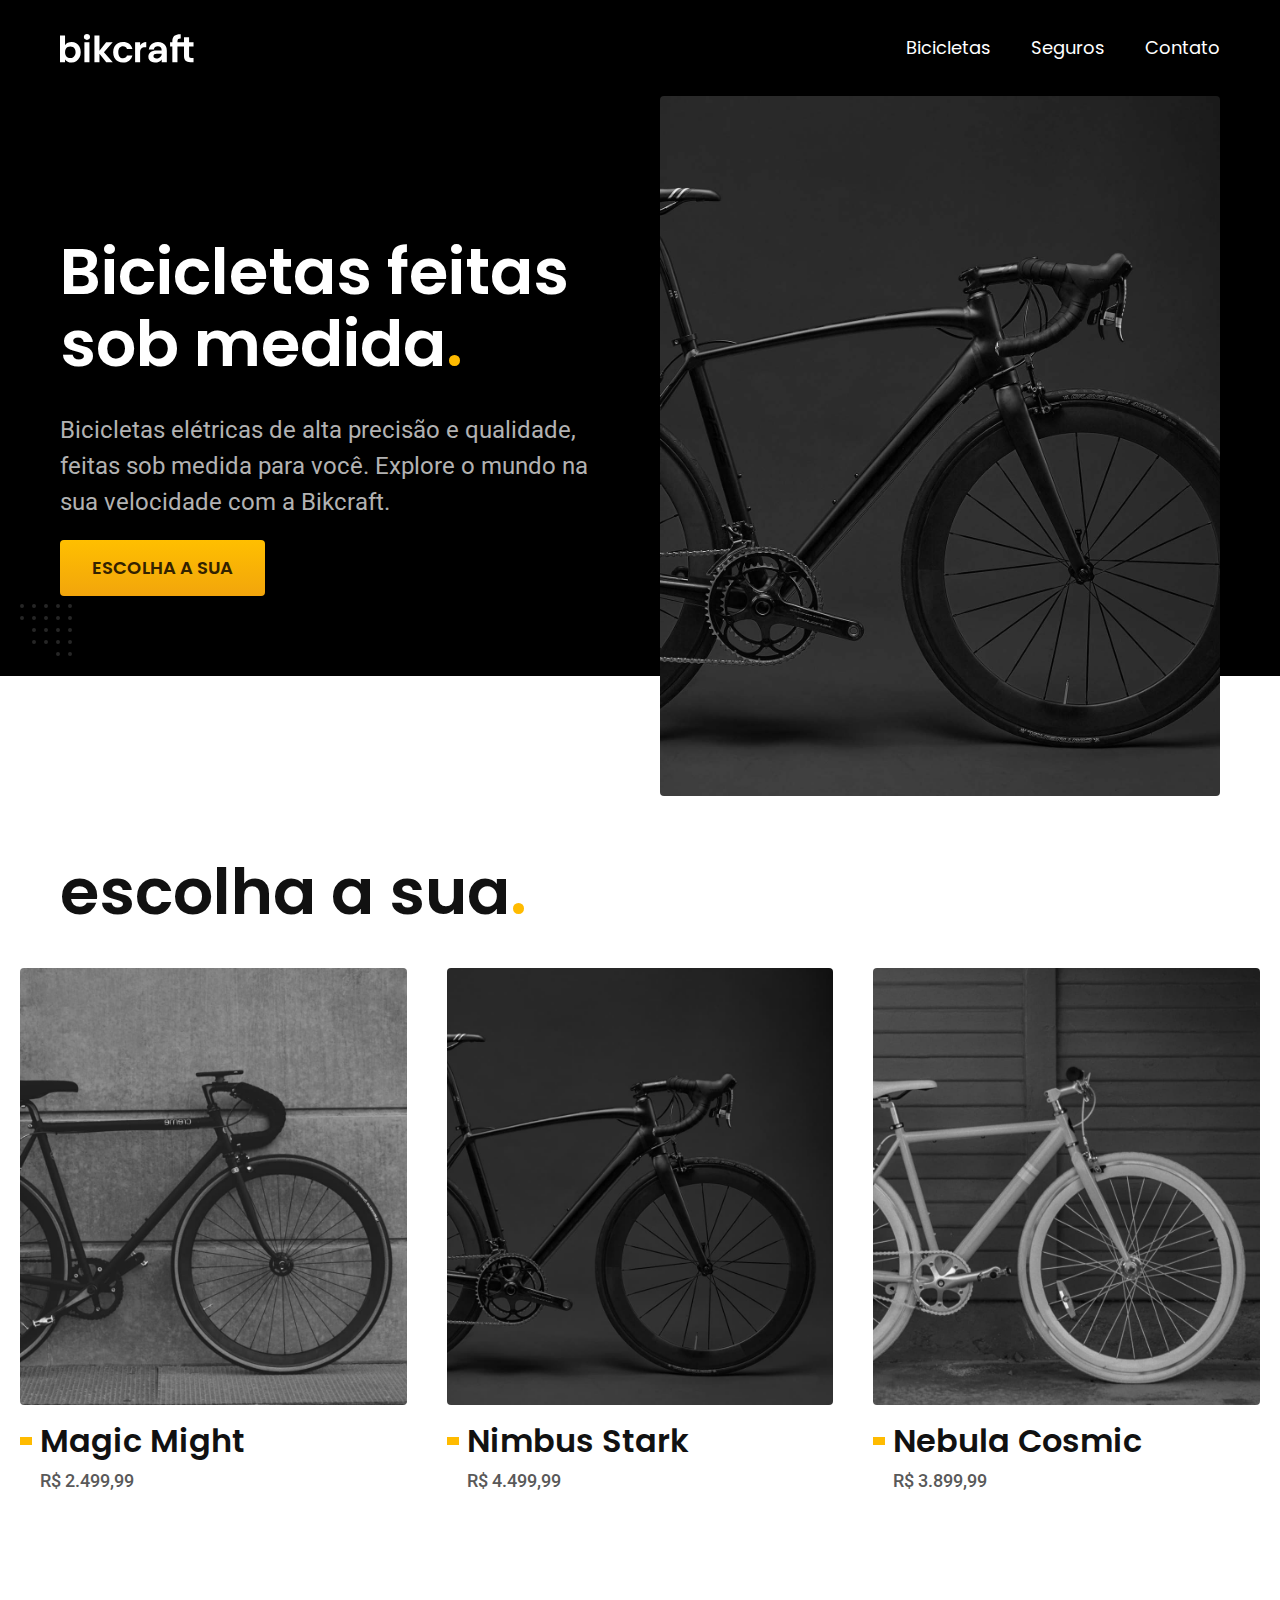
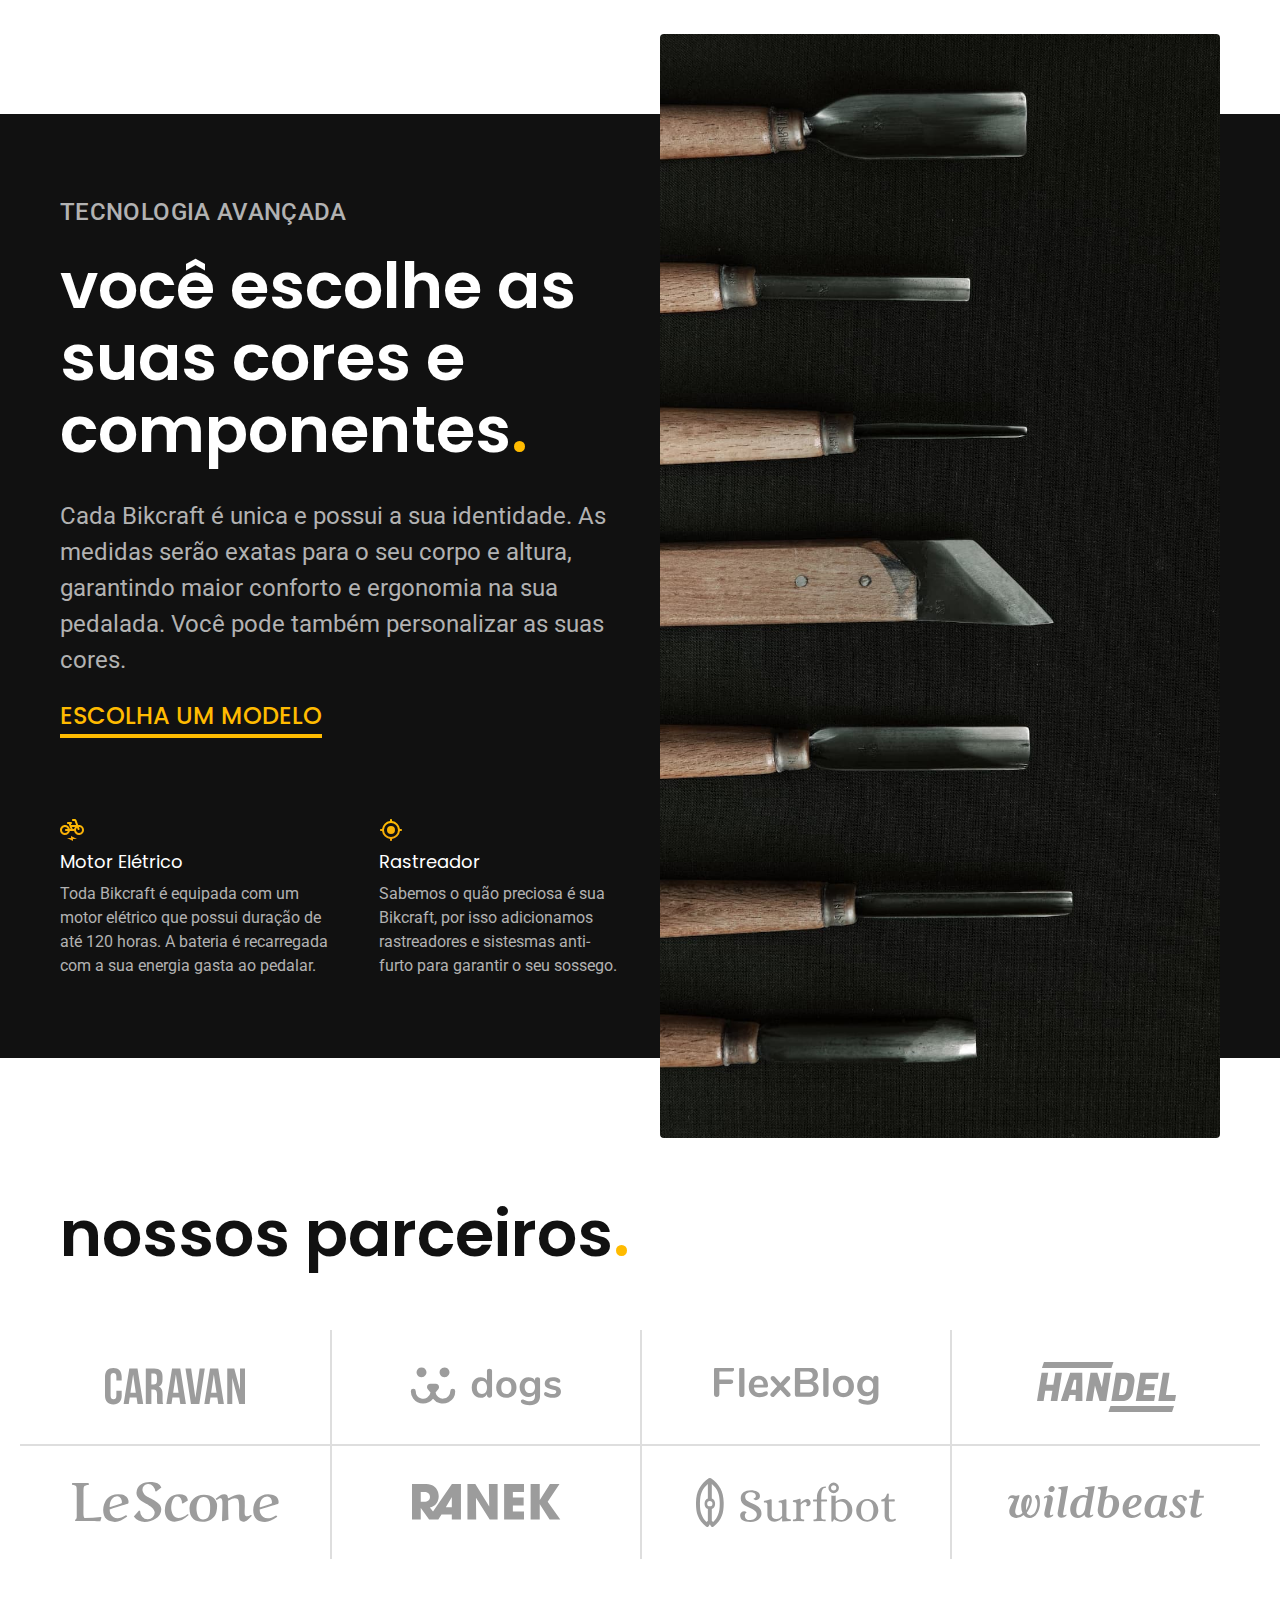
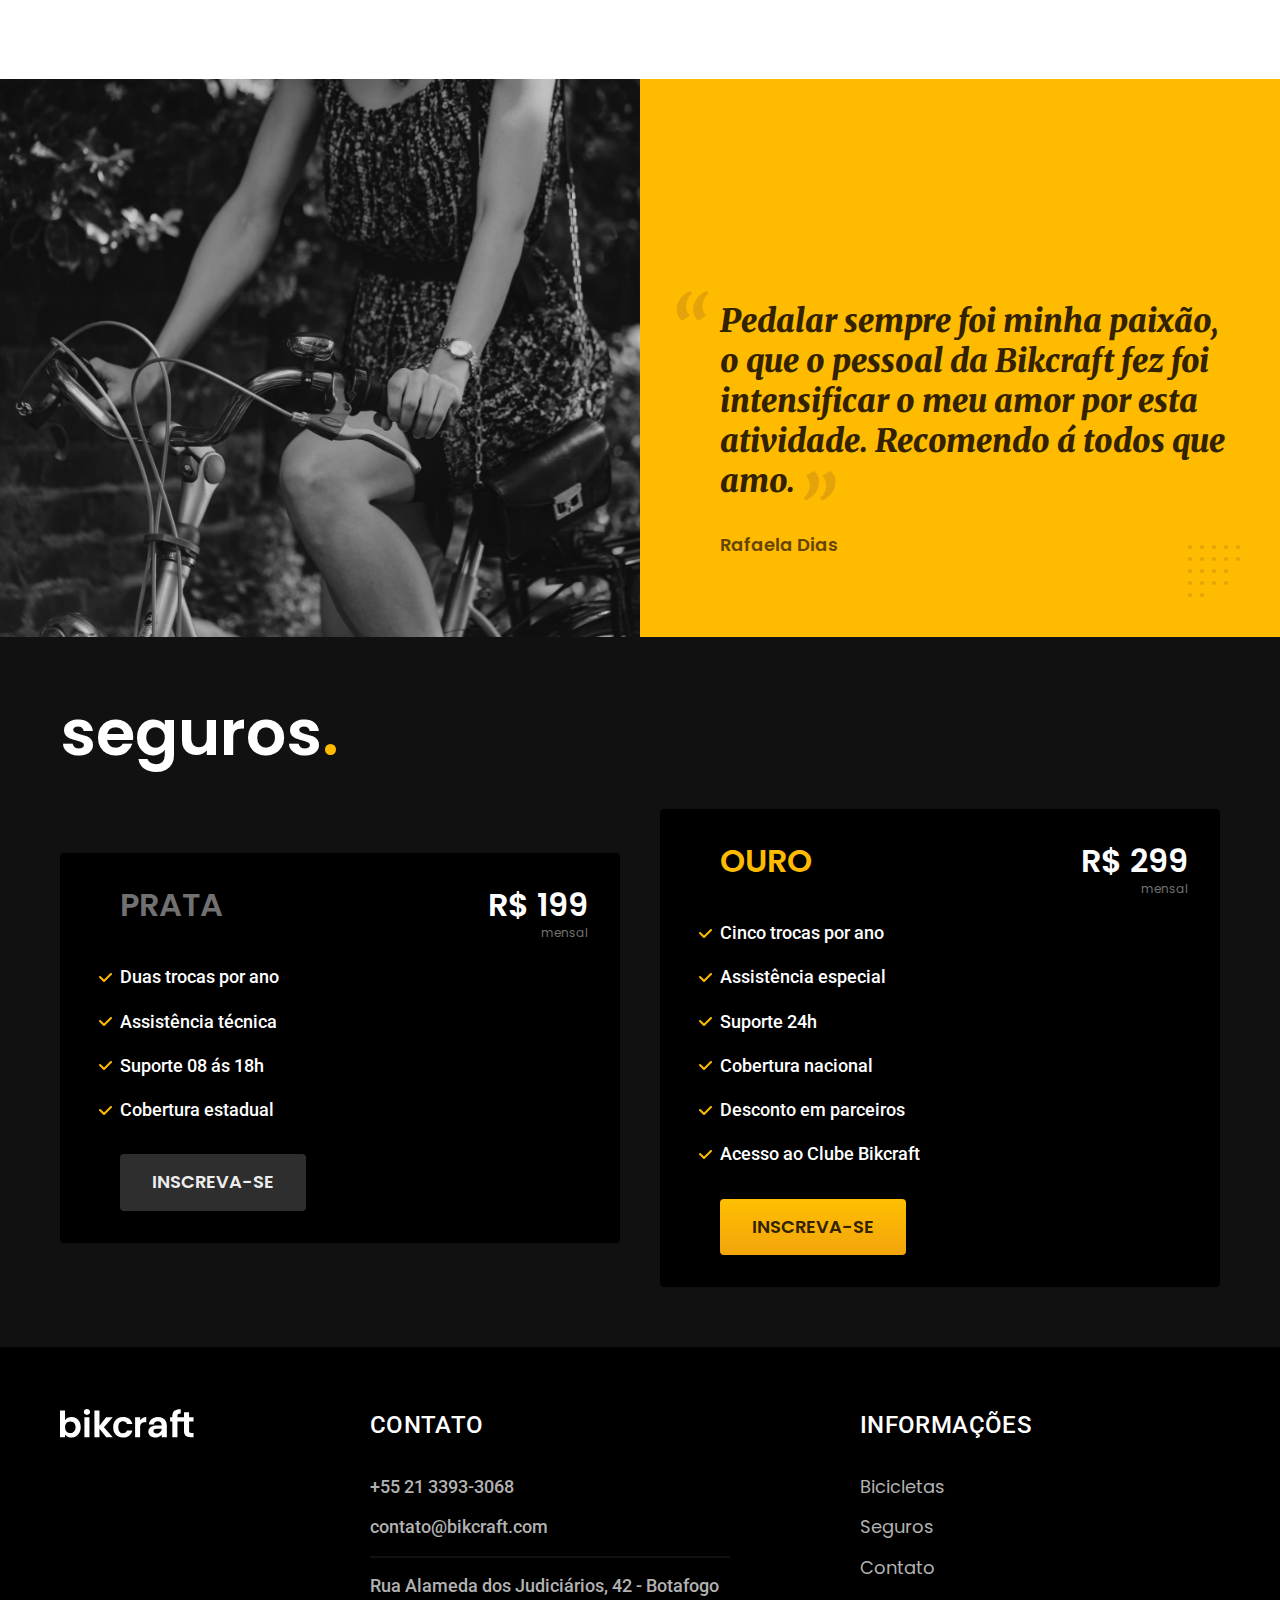
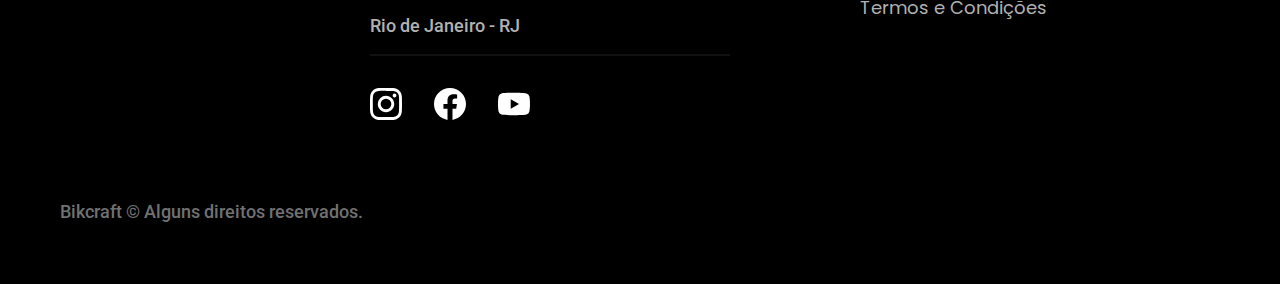
<file: index.html>
<!DOCTYPE html>

<html>
  <head>
    <meta charset="UTF-8">
    <meta name="viewport" content="width=device-width, initial-scale=1.0">
    <title>Bikcraft - Bicicletas Elétricas</title>
    <link rel="icon" href="./img/icones/favicon.png">
    <meta name ="description" content="Bicletas elétricas de alta precisão e qualidade, feitas sob medida para o cliente. Explore o mundo na sua velocidade  com a Bikcraft.">
    <link rel="preload" href="css/style.css" as="style"> <!--Priorizando o carregamento do CSS-->
    <link rel="stylesheet" href="css/style.css">
    <link rel="preconnect" href="https://fonts.googleapis.com">
    <link rel="preconnect" href="https://fonts.gstatic.com" crossorigin>
    <link href="https://fonts.googleapis.com/css2?family=Baloo+2:wght@400;500;600;700&family=IBM+Plex+Mono:ital,wght@0,100;0,200;0,300;0,400;0,500;0,600;0,700;1,100;1,200;1,300;1,400;1,500;1,600;1,700&family=Poppins:wght@400;600&family=Roboto:wght@400;500&display=swap" rel="stylesheet">
    <link rel="preconnect" href="https://fonts.googleapis.com">
    <link rel="preconnect" href="https://fonts.gstatic.com" crossorigin>
    <link href="https://fonts.googleapis.com/css2?family=Baloo+2:wght@400;500;600;700&family=IBM+Plex+Mono:ital,wght@0,100;0,200;0,300;0,400;0,500;0,600;0,700;1,100;1,200;1,300;1,400;1,500;1,600;1,700&family=Merriweather:ital,wght@1,900&family=Poppins:wght@400;600&family=Roboto:ital@0;1&display=swap" rel="stylesheet">
    <script>
    document.documentElement.classList.add('js'); //Adicionando classe no html//
    </script>
  </head>

  <body>
    <!--Cabeçalho-->
    <header class="header-bg">
      <div class="header-container container">
        <a href="./">
          <img src="./img/bikcraft.svg" width="136" height="32"alt="Logomarca Bikcraft">
        </a>
        <!--Navegação primária do site-->
        <nav aria-label="primaria">
          <ul class="header-menu font-1-m cor-0">
            <li><a href="./bicicletas.html">Bicicletas</a></li>
            <li><a href="./seguros.html">Seguros</a></li>
            <li><a href="./contato.html">Contato</a></li>
          </ul>
        </nav>
      </div>
    </header>
    <main class="introducao-bg">
      <div class="introducao container">
        <div class="introducao-conteudo">
          <h1 class="font-1-xxl fadeInDown" data-anime="200">
            Bicicletas feitas sob medida<span class="cor-p1">.</span>
          </h1>
          <p class="font-2-l cor-5 fadeInDown" data-anime="400">
            Bicicletas elétricas de alta precisão e qualidade, feitas sob medida para você. Explore o mundo na sua velocidade com a Bikcraft.
          </p>
          <a href="./bicicletas.html" class="botao fadeInDown" data-anime="600">Escolha a sua</a>
        </div>
        <picture class="introducao-imagem" data-anime="800" class="fadeInDown">
          <source media="(max-width: 800px)" srcset="./img/bicicletas/nimbus.jpg">
          <img src="./img/fotos/introducao.jpg" width="1280" height="1600" alt="Bicicleta elétrica preta.">
        </picture>
      </div>
    </main>
    <article class="bicicletas-lista">
      <h2 class="container font-1-xxl">
        escolha a sua<span class="cor-p1">.</span>
      </h2>

      <ul>
        <li>
          <a href="./bicicletas/magic.html">
            <img src="./img/bicicletas/magic-home.jpg" alt="Bicicleta preta">
            <h3 class="font-1-xl">Magic Might</h3>
            <span class="font-2-m cor-8">R$ 2.499,99</span>
          </a>
        </li>

        <li>
          <a href="./bicicletas/nimbus.html">
            <img src="./img/bicicletas/nimbus-home.jpg" alt="Bicicleta preta">
            <h3 class="font-1-xl">Nimbus Stark</h3>
            <span class="font-2-m cor-8">R$ 4.499,99</span>
          </a>
        </li>

        <li>
          <a href="./bicicletas/nebula.html">
            <img src="./img/bicicletas/nebula-home.jpg" alt="Bicicleta branca">
            <h3 class="font-1-xl">Nebula Cosmic</h3>
            <span class="font-2-m cor-8">R$ 3.899,99</span>
          </a>
        </li>
      </ul>
    </article>

    <article class="tecnologia-bg">
      <div class="tecnologia container">
        <div class="tecnologia-conteudo">
          <span class="font-2-l-b cor-5">Tecnologia Avançada</span>
          <h2 class="font-1-xxl cor-0">você escolhe as suas cores e componentes<span class="cor-p1">.</span></h2>
          <p class="font-2-l cor-5">Cada Bikcraft é unica e possui a sua identidade. As medidas serão exatas para o seu corpo e altura, garantindo maior conforto e ergonomia na sua pedalada. Você pode também personalizar as suas cores.</p>
          <a href="./bicicletas.html" class="link">Escolha um modelo</a>

          <div class="tecnologia-vantagens">
            <div>
              <img src="./img/icones/eletrica.svg" alt="">
              <h3 class="font-1-m cor-0">Motor Elétrico</h3>
              <p class="font-2-s cor-5">Toda Bikcraft é equipada com um motor elétrico que possui duração de até 120 horas. A bateria é recarregada com a sua energia gasta ao pedalar.</p>
            </div>

            <div class="tecnologia-vantagens">
              <div>
                <img src="./img/icones/rastreador.svg" alt="">
                <h3 class="font-1-m cor-0">Rastreador</h3>
                <p class="font-2-s cor-5">Sabemos o quão preciosa é sua Bikcraft, por isso adicionamos rastreadores e sistesmas anti-furto para garantir o seu sossego.</p>
              </div>
            </div>
          </div>
        </div>

        <div class="tecnologia-imagem">
          <img src="./img/fotos/tecnologia.jpg" alt="">
        </div>
      </div>
    </article>

    <section class="parceiros" aria-label="Nossos Parceiros">
      <h2 class="container font-1-xxl">nossos parceiros<span class="cor-p1">.</span></h2>
      <ul>
        <li><img src="./img/parceiros/caravan.svg" alt="Caravan"></li>
        <li><img src="./img/parceiros/dogs.svg" alt="Dogs"></li>
        <li><img src="./img/parceiros/flexblog.svg" alt="Flexblog"></li>
        <li><img src="./img/parceiros/handel.svg" alt="Handel"></li>
        <li><img src="./img/parceiros/lescone.svg" alt="Lescone"></li>
        <li><img src="./img/parceiros/ranek.svg" alt="Ranek"></li>
        <li><img src="./img/parceiros/surfbot.svg" alt="Surfbot"></li>
        <li><img src="./img/parceiros/wildbeast.svg" alt="Wildbeast"></li>
      </ul>
    </section>
    
    <section class="depoimento" aria-label="Depoimento">
      <div>
        <img src="./img/fotos/depoimento.jpg" alt="Pessoa pedalando com uma bicicleta Bikcraft">
      </div>

      <div class="depoimento-conteudo">
        <blockquote class="font-1-xl cor-p5"> <!--indica que o texto incluído é uma longa citação. -->
          <p>
            Pedalar sempre foi minha paixão, o que o pessoal da Bikcraft fez foi intensificar o meu amor por esta atividade. Recomendo á todos que amo.
          </p>
        </blockquote>
        <span class="font-1-m-b cor-p4">Rafaela Dias</span>
      </div>
    </section>

    <article class="seguros-bg">
      <div class="seguros container">
        <h2 class="font-1-xxl cor-0">seguros<span class="cor-p1">.</span></h2>

        <div class="seguros-item">
          <h3 class="font-1-xl cor-6">PRATA</h3>
          <span class="font-1-xl cor-0">R$ 199 <span class="font-1-xs cor-6">mensal</span></span>
          <!--Lista benefícios-->
          <ul class="font-2-m cor-0">
            <li>Duas trocas por ano</li>
            <li>Assistência técnica</li>
            <li>Suporte 08 ás 18h</li>
            <li>Cobertura estadual</li>
          </ul>
          <a class="botao secundario" href="./orcamento.html">Inscreva-se</a>
        </div>

        <div class="seguros-item">
          <h3 class="font-1-xl cor-p1">OURO</h3>
          <span class="font-1-xl cor-0">R$ 299 <span class="font-1-xs cor-6">mensal</span></span>
          <!--Lista benefícios-->
          <ul class="font-2-m cor-0">
            <li>Cinco trocas por ano</li>
            <li>Assistência especial</li>
            <li>Suporte 24h</li>
            <li>Cobertura nacional</li>
            <li>Desconto em parceiros</li>
            <li>Acesso ao Clube Bikcraft</li>
          </ul>
          <a class="botao" href="./orcamento.html">Inscreva-se</a>
        </div>
      </div>
    </article>

    <footer class="footer-bg">
      <div class="footer container">
        <img src="./img/bikcraft.svg" alt="Bikcraft">
        <div class="footer-contato">
          <h3 class="font-2-l-b cor-0">Contato</h3>
          <ul class="font-2-m cor-5">
            <li><a href="tel:+552133933068">+55 21 3393-3068</a></li><!-- com o href assim pelo celular ao clicar no link direciona para ligar para o número-->
            <li><a href="mailto:contato@bikcraft.com">contato@bikcraft.com</a></li>
            <li>Rua Alameda dos Judiciários, 42 - Botafogo</li>
            <li>Rio de Janeiro - RJ</li>
          </ul>
          <div class="footer-redes">
            <a href="./">
              <img src="./img/redes/instagram.svg" class="img-icone" alt="Instagram">
            </a>

            <a href="./">
              <img src="./img/redes/facebook.svg" class="img-icone" alt="Facebook">
            </a>

            <a href="./">
              <img src="./img/redes/youtube.svg" class="img-icone" alt="Youtube">
            </a>
          </div>
        </div>

        <div class="footer-informacoes">
          <h3 class="font-2-l-b cor-0">Informações</h3>
          <nav>
            <ul class="font-1-m cor-5">
              <li><a href="./bicicletas.html">Bicicletas</a></li>
              <li><a href="./seguros.html">Seguros</a></li>
              <li><a href="./contato.html">Contato</a></li>
              <li><a href="./termos.html">Termos e Condições</a></li>
            </ul>
          </nav>
        </div>
        <p class="footer-copy font-2-m cor-6">Bikcraft © Alguns direitos reservados.</p>
      </div>
    </footer>
    <script src="./js/plugins/simple-anime.js"></script>
    <script src="./js/script.js"></script>
  </body>
</html>
</file>
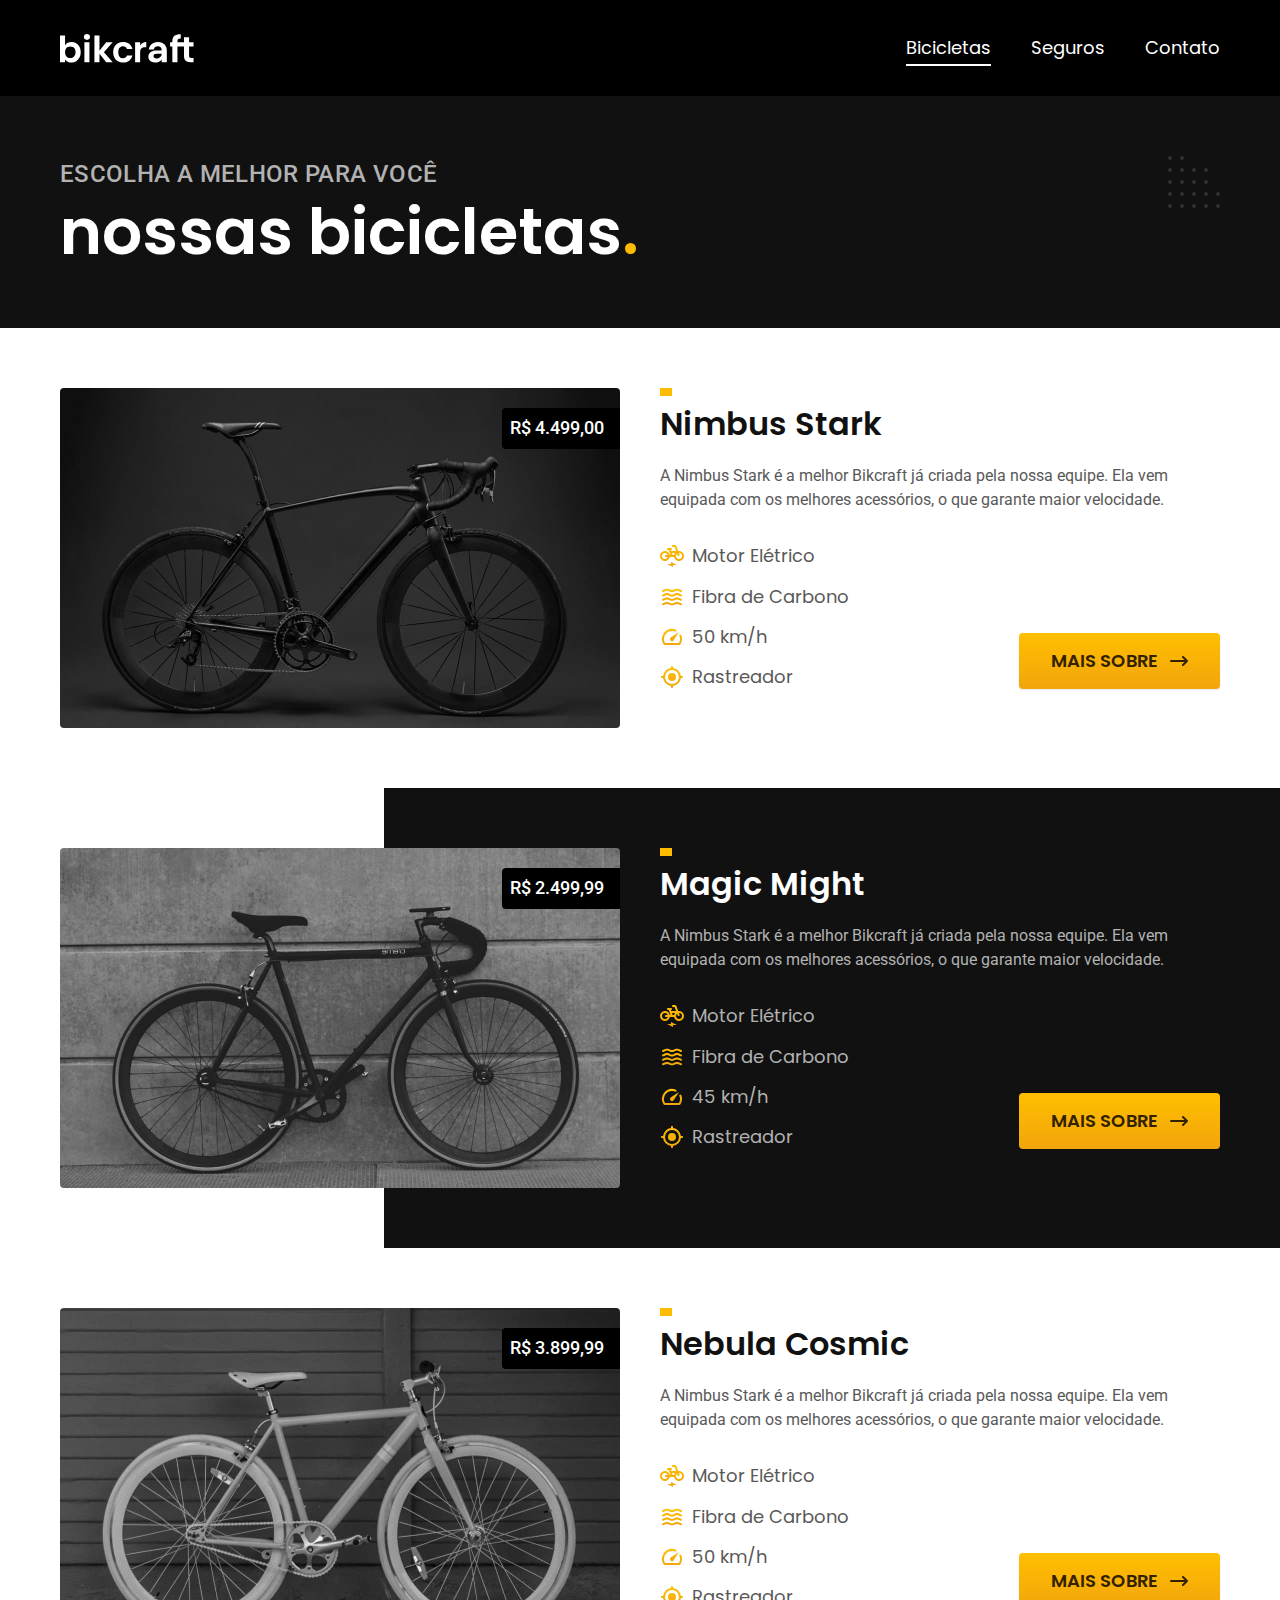
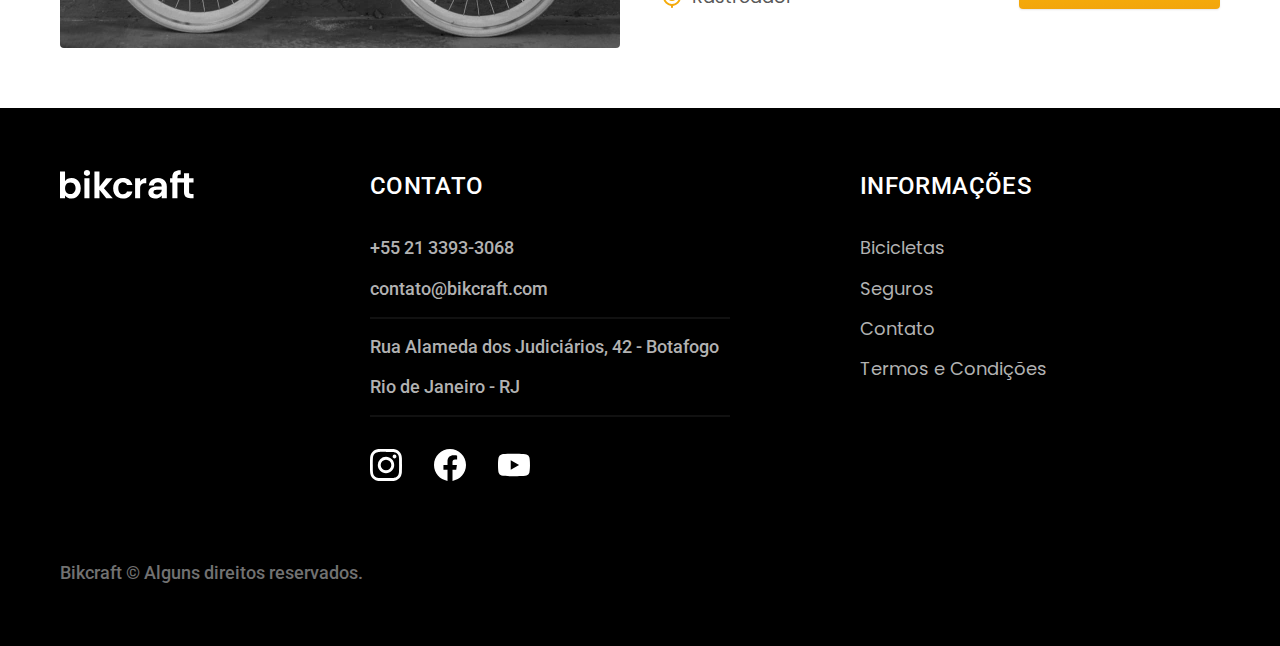
<file: bicicletas.html>
<!DOCTYPE html>
<html lang="pt-br">
<head>
  <meta charset="UTF-8">
  <meta http-equiv="X-UA-Compatible" content="IE=edge">
  <meta name="viewport" content="width=device-width, initial-scale=1.0">
  <meta name ="description" content="Bicicletas">
    <link rel="preload" href="css/style.css" as="style">
    <link rel="stylesheet" href="css/style.css">
    <link rel="preconnect" href="https://fonts.googleapis.com">
    <link rel="preconnect" href="https://fonts.gstatic.com" crossorigin>
    <link href="https://fonts.googleapis.com/css2?family=Baloo+2:wght@400;500;600;700&family=IBM+Plex+Mono:ital,wght@0,100;0,200;0,300;0,400;0,500;0,600;0,700;1,100;1,200;1,300;1,400;1,500;1,600;1,700&family=Poppins:wght@400;600&family=Roboto:wght@400;500&display=swap" rel="stylesheet">
    <link rel="preconnect" href="https://fonts.googleapis.com">
    <link rel="preconnect" href="https://fonts.gstatic.com" crossorigin>
    <link href="https://fonts.googleapis.com/css2?family=Baloo+2:wght@400;500;600;700&family=IBM+Plex+Mono:ital,wght@0,100;0,200;0,300;0,400;0,500;0,600;0,700;1,100;1,200;1,300;1,400;1,500;1,600;1,700&family=Merriweather:ital,wght@1,900&family=Poppins:wght@400;600&family=Roboto:ital@0;1&display=swap" rel="stylesheet">
  <title>Bicicletas | Bikcraft</title>
  <script>
    document.documentElement.classList.add('js');
  </script>
</head>
<body id="bicicletas">
  <header class="header-bg">
    <div class="header-container container">
      <a href="./">
        <img src="./img/bikcraft.svg" alt="Logomarca Bikcraft">
      </a>
      <!--Navegação primária do site-->
      <nav aria-label="primaria">
        <ul class="header-menu font-1-m cor-0">
          <li><a href="./bicicletas.html">Bicicletas</a></li>
          <li><a href="./seguros.html">Seguros</a></li>
          <li><a href="./contato.html">Contato</a></li>
        </ul>
      </nav>
    </div>
  </header>

  <main>
    <div class="titulo-bg">
      <div class="titulo container">
        <p class="font-2-l-b cor-5">Escolha a melhor para você</p>
        <h1 class="font-1-xxl cor-0">nossas bicicletas<span class="cor-p1">.</span></h1>
      </div>
    </div>

      <div class="bicicletas container">
        <div class="bicicletas-imagem">
          <img src="./img/bicicletas/nimbus.jpg" alt="Bicicleta preta Nimbus">
          <span class="font-2-m cor-0">R$ 4.499,00</span>
        </div>

        <div class="bicicletas-conteudo">
          <h2 class="font-1-xl">Nimbus Stark</h2>
          <p class="font-2-s cor-8">A Nimbus Stark é a melhor Bikcraft já criada pela nossa equipe. Ela vem equipada com os melhores acessórios, o que garante maior velocidade.</p>
          <ul class="font-1-m cor-8">
            <li>
              <img src="./img/icones/eletrica.svg" alt="">
              Motor Elétrico
            </li>

            <li>
              <img src="./img/icones/carbono.svg" alt="">
              Fibra de Carbono
            </li>

            <li>
              <img src="./img/icones/velocidade.svg" alt="">
              50 km/h
            </li>

            <li>
              <img src="./img/icones/rastreador.svg" alt="">
              Rastreador
            </li>
          </ul>
          <a class="botao seta" href="./bicicletas/nimbus.html">Mais Sobre</a>
        </div>
      </div>
  

    <div class="bicicletas-bg">
      <div class="bicicletas container">
        <div class="bicicletas-imagem">
          <img src="./img/bicicletas/magic.jpg" alt="Bicicleta preta Magic">
          <span class="font-2-m cor-0">R$ 2.499,99</span>
        </div>

        <div class="bicicletas-conteudo">
          <h2 class="font-1-xl cor-0">Magic Might</h2>
          <p class="font-2-s cor-5">A Nimbus Stark é a melhor Bikcraft já criada pela nossa equipe. Ela vem equipada com os melhores acessórios, o que garante maior velocidade.</p>
          <ul class="font-1-m cor-5">
            <li>
              <img src="./img/icones/eletrica.svg" alt="">
              Motor Elétrico
            </li>

            <li>
              <img src="./img/icones/carbono.svg" alt="">
              Fibra de Carbono
            </li>

            <li>
              <img src="./img/icones/velocidade.svg" alt="">
              45 km/h
            </li>

            <li>
              <img src="./img/icones/rastreador.svg" alt="">
              Rastreador
            </li>
          </ul>
          <a class="botao seta" href="./bicicletas/magic.html">Mais Sobre</a>
        </div>
      </div>
    </div>

    <div class="bicicletas container">
        <div class="bicicletas-imagem">
          <img src="./img/bicicletas/nebula.jpg" alt="Bicicleta branca">
          <span class="font-2-m cor-0">R$ 3.899,99</span>
        </div>

        <div class="bicicletas-conteudo">
          <h2 class="font-1-xl">Nebula Cosmic</h2>
          <p class="font-2-s cor-8">A Nimbus Stark é a melhor Bikcraft já criada pela nossa equipe. Ela vem equipada com os melhores acessórios, o que garante maior velocidade.</p>
          <ul class="font-1-m cor-8">
            <li>
              <img src="./img/icones/eletrica.svg" alt="">
              Motor Elétrico
            </li>

            <li>
              <img src="./img/icones/carbono.svg" alt="">
              Fibra de Carbono
            </li>

            <li>
              <img src="./img/icones/velocidade.svg" alt="">
              50 km/h
            </li>

            <li>
              <img src="./img/icones/rastreador.svg" alt="">
              Rastreador
            </li>
          </ul>
          <a class="botao seta" href="./bicicletas/nebula.html">Mais Sobre</a>
      </div>
      </div>
  </main>

  <footer class="footer-bg">
    <div class="footer container">
      <img src="./img/bikcraft.svg" alt="Bikcraft">
      <div class="footer-contato">
        <h3 class="font-2-l-b cor-0">Contato</h3>
        <ul class="font-2-m cor-5">
          <li><a href="tel:+552133933068">+55 21 3393-3068</a></li><!-- com o href assim pelo celular ao clicar no link direciona para ligar para o número-->
          <li><a href="mailto:contato@bikcraft.com">contato@bikcraft.com</a></li>
          <li>Rua Alameda dos Judiciários, 42 - Botafogo</li>
          <li>Rio de Janeiro - RJ</li>
        </ul>
        <div class="footer-redes">
          <a href="./">
            <img src="./img/redes/instagram.svg" class="img-icone" alt="Instagram">
          </a>

          <a href="./">
            <img src="./img/redes/facebook.svg" class="img-icone" alt="Facebook">
          </a>

          <a href="./">
            <img src="./img/redes/youtube.svg" class="img-icone" alt="Youtube">
          </a>
        </div>
      </div>

      <div class="footer-informacoes">
        <h3 class="font-2-l-b cor-0">Informações</h3>
        <nav>
          <ul class="font-1-m cor-5">
            <li><a href="./bicicletas.html">Bicicletas</a></li>
            <li><a href="./seguros.html">Seguros</a></li>
            <li><a href="./contato.html">Contato</a></li>
            <li><a href="./termos.html">Termos e Condições</a></li>
          </ul>
        </nav>
      </div>
      <p class="footer-copy font-2-m cor-6">Bikcraft © Alguns direitos reservados.</p>
    </div>
  </footer>
  <script src="./js/script.js"></script>
  </body>
</html>
</file>
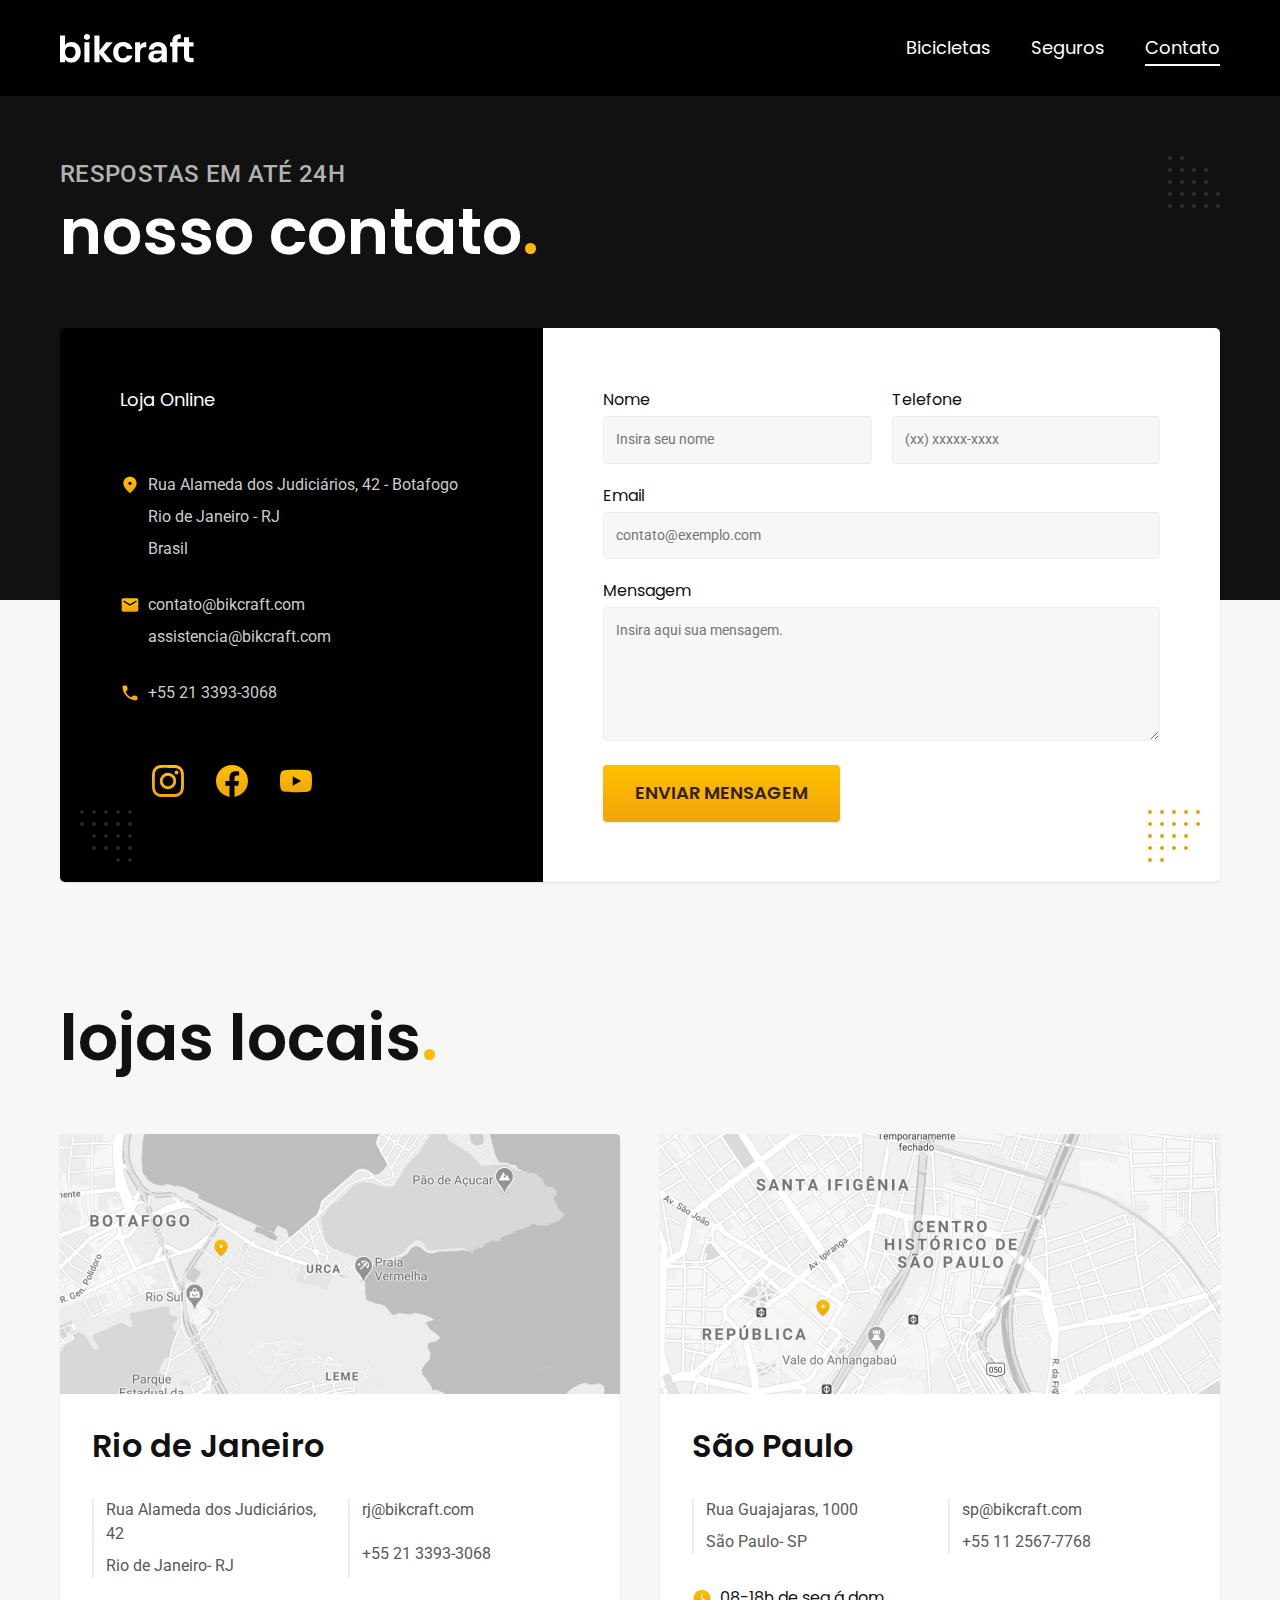
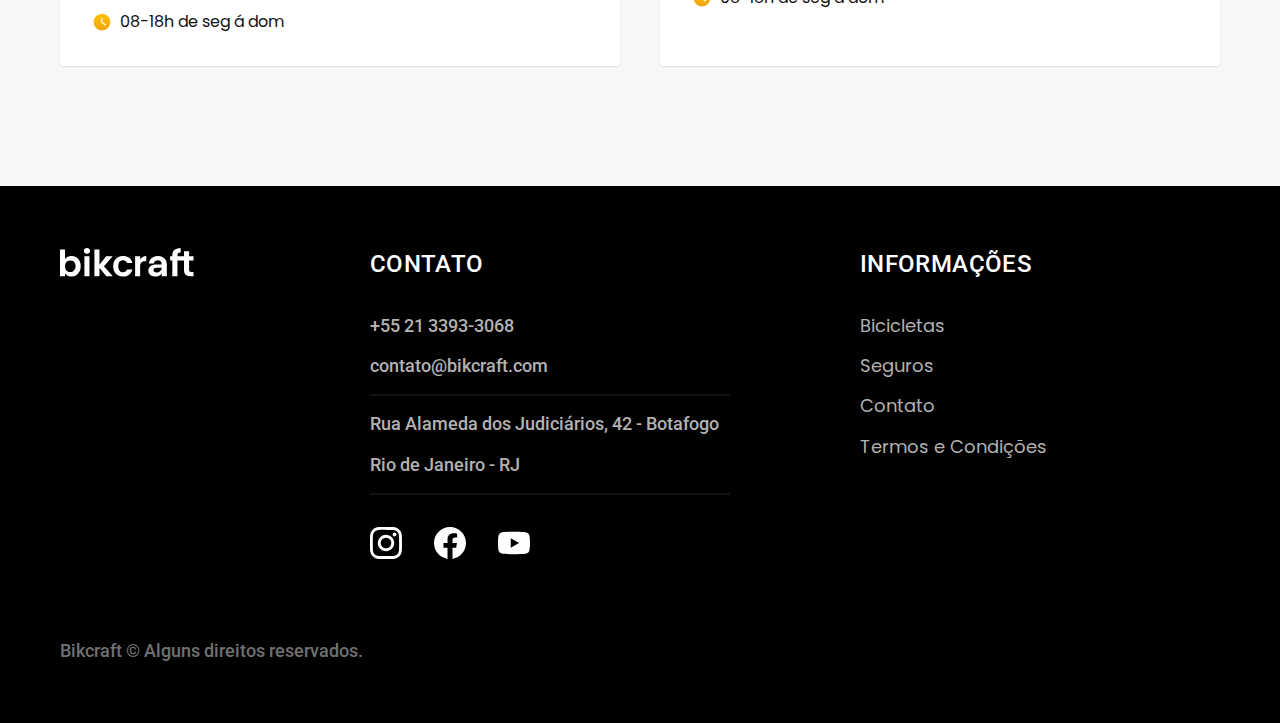
<file: contato.html>
<!DOCTYPE html>
<html lang="pt-br">
<head>
  <meta charset="UTF-8">
  <meta http-equiv="X-UA-Compatible" content="IE=edge">
  <meta name="viewport" content="width=device-width, initial-scale=1.0">
  <meta name ="description" content="Contato">
    <link rel="preload" href="css/style.css" as="style">
    <link rel="stylesheet" href="css/style.css">
    <link rel="preconnect" href="https://fonts.googleapis.com">
    <link rel="preconnect" href="https://fonts.gstatic.com" crossorigin>
    <link href="https://fonts.googleapis.com/css2?family=Baloo+2:wght@400;500;600;700&family=IBM+Plex+Mono:ital,wght@0,100;0,200;0,300;0,400;0,500;0,600;0,700;1,100;1,200;1,300;1,400;1,500;1,600;1,700&family=Poppins:wght@400;600&family=Roboto:wght@400;500&display=swap" rel="stylesheet">
    <link rel="preconnect" href="https://fonts.googleapis.com">
    <link rel="preconnect" href="https://fonts.gstatic.com" crossorigin>
    <link href="https://fonts.googleapis.com/css2?family=Baloo+2:wght@400;500;600;700&family=IBM+Plex+Mono:ital,wght@0,100;0,200;0,300;0,400;0,500;0,600;0,700;1,100;1,200;1,300;1,400;1,500;1,600;1,700&family=Merriweather:ital,wght@1,900&family=Poppins:wght@400;600&family=Roboto:ital@0;1&display=swap" rel="stylesheet">
  <title>Contato | Bikcraft</title>
  <link rel="icon" href="./img/icones/favicon.png">
  <script>
    document.documentElement.classList.add('js');
  </script>
</head>
<body id="contato">
  <header class="header-bg">
    <div class="header-container container">
      <a href="./">
        <img src="./img/bikcraft.svg" alt="Logomarca Bikcraft">
      </a>
      <!--Navegação primária do site-->
      <nav aria-label="primaria">
        <ul class="header-menu font-1-m cor-0">
          <li><a href="./bicicletas.html">Bicicletas</a></li>
          <li><a href="./seguros.html">Seguros</a></li>
          <li><a href="./contato.html">Contato</a></li>
        </ul>
      </nav>
    </div>
  </header>

  <main>
    <div class="titulo-bg">
      <div class="titulo container">
        <p class="font-2-l-b cor-5">Respostas em até 24h</p>
        <h1 class="font-1-xxl cor-0">nosso contato<span class="cor-p1">.</span></h1>
      </div>
    </div>
    <div class="contato container">
      <section class="contato-dados" aria-label="Endereço">
        <h2 class="font-1-m cor-0">Loja Online</h2>
        <div class="contato-endereco font-2-s cor-4">
          <p>Rua Alameda dos Judiciários, 42 - Botafogo</p>
          <p>Rio de Janeiro - RJ</p>
          <p>Brasil</p>
        </div>

        <address class="contato-meios font-2-s cor-4"> <!--Tag para adicionar meios de contato da página-->
          <a href="mailto:contato@bikcraft.com">contato@bikcraft.com</a>
          <a href="mailto:assistencia@bikcraft.com">assistencia@bikcraft.com</a>
          <a href="tel:+552133933068">+55 21 3393-3068</a>
        </address>

        <div class="contato-redes">
          <a href="./">
            <img src="./img/redes/instagram-p.svg" class="img-icone" alt="Instagram">
          </a>

          <a href="./">
            <img src="./img/redes/facebook-p.svg" class="img-icone" alt="Facebook">
          </a>

          <a href="./">
            <img src="./img/redes/youtube-p.svg" class="img-icone" alt="Youtube">
          </a>
        </div>
      </section>

      <section class="contato-formulario" aria-label="Formulário">
        <form class="form" action="./contato.html">
          <div>
            <label for="nome">Nome</label>
            <input type="text" id="nome" name="nome" placeholder="Insira seu nome" required>
          </div>

          <div>
            <label for="telefone">Telefone</label>
            <input type="text" id="telefone" name="telefone" placeholder="(xx) xxxxx-xxxx" required>
          </div>

          <div class="col-2">
            <label for="email">Email</label>
            <input type="email" id="email" name="email" placeholder="contato@exemplo.com" required>
          </div>

          <div class="col-2">
            <label for="mensagem">Mensagem</label>
            <textarea rows="5" id="mensagem" name="mensagem" placeholder="Insira aqui sua mensagem." required></textarea>
          </div>

          <button class="col-2 botao">
            Enviar Mensagem
          </button>
        </form>
      </section>
    </div>
  </main>

  <article class="lojas container">
    <h2 class="font-1-xxl">lojas locais<span class="cor-p1">.</span></h2>
    <div class="lojas-item">
      <img src="./img/lojas/rj.jpg" alt="mapa marcando endereço Rua Alameda dos Judiciários, 42, RJ">
      <div class="lojas-conteudo">
        <h3 class="font-1-xl">Rio de Janeiro</h3>
        <div class="lojas-dados font-2-s cor-8">
          <p>Rua Alameda dos Judiciários, 42</p>
          <p>Rio de Janeiro- RJ</p>
        </div>
  
        <div class="lojas-dados font-2-s cor-8">
          <a href="mailto:rj@bikcraft.com">rj@bikcraft.com</a>
          <a href="tel:+552133933068">+55 21 3393-3068</a>
        </div>
        <p class="lojas-tempo font-1-s"><img src="./img/icones/horario.svg" alt="">08-18h de seg á dom</p>
      </div>
    </div>
      

    <div class="lojas-item">
      <img src="./img/lojas/sp.jpg" alt="mapa marcando endereço Rua Guajajaras, 1000, SP">
      <div class="lojas-conteudo">
        <h3 class="font-1-xl">São Paulo</h3>
        <div class="lojas-dados font-2-s cor-8">
          <p>Rua Guajajaras, 1000</p>
          <p>São Paulo- SP</p>
        </div>
  
        <div class="lojas-dados font-2-s cor-8">
          <a href="mailto:sp@bikcraft.com">sp@bikcraft.com</a>
          <a href="tel:+551125677768">+55 11 2567-7768</a>
        </div>
        <p class="lojas-tempo font-1-s"><img src="./img/icones/horario.svg" alt="">08-18h de seg á dom</p>
      </div>
      </div>
      
  </article>

  <footer class="footer-bg">
    <div class="footer container">
      <img src="./img/bikcraft.svg" alt="Bikcraft">
      <div class="footer-contato">
        <h3 class="font-2-l-b cor-0">Contato</h3>
        <ul class="font-2-m cor-5">
          <li><a href="tel:+552133933068">+55 21 3393-3068</a></li><!-- com o href assim pelo celular ao clicar no link direciona para ligar para o número-->
          <li><a href="mailto:contato@bikcraft.com">contato@bikcraft.com</a></li>
          <li>Rua Alameda dos Judiciários, 42 - Botafogo</li>
          <li>Rio de Janeiro - RJ</li>
        </ul>
        <div class="footer-redes">
          <a href="./">
            <img src="./img/redes/instagram.svg" class="img-icone" alt="Instagram">
          </a>

          <a href="./">
            <img src="./img/redes/facebook.svg" class="img-icone" alt="Facebook">
          </a>

          <a href="./">
            <img src="./img/redes/youtube.svg" class="img-icone" alt="Youtube">
          </a>
        </div>
      </div>

      <div class="footer-informacoes">
        <h3 class="font-2-l-b cor-0">Informações</h3>
        <nav>
          <ul class="font-1-m cor-5">
            <li><a href="./bicicletas.html">Bicicletas</a></li>
            <li><a href="./seguros.html">Seguros</a></li>
            <li><a href="./contato.html">Contato</a></li>
            <li><a href="./termos.html">Termos e Condições</a></li>
          </ul>
        </nav>
      </div>
      <p class="footer-copy font-2-m cor-6">Bikcraft © Alguns direitos reservados.</p>
    </div>
  </footer>
  <script src="./js/script.js"></script>
  <script src="./js/formulario.js"></script>
  </body>
</html>
</file>
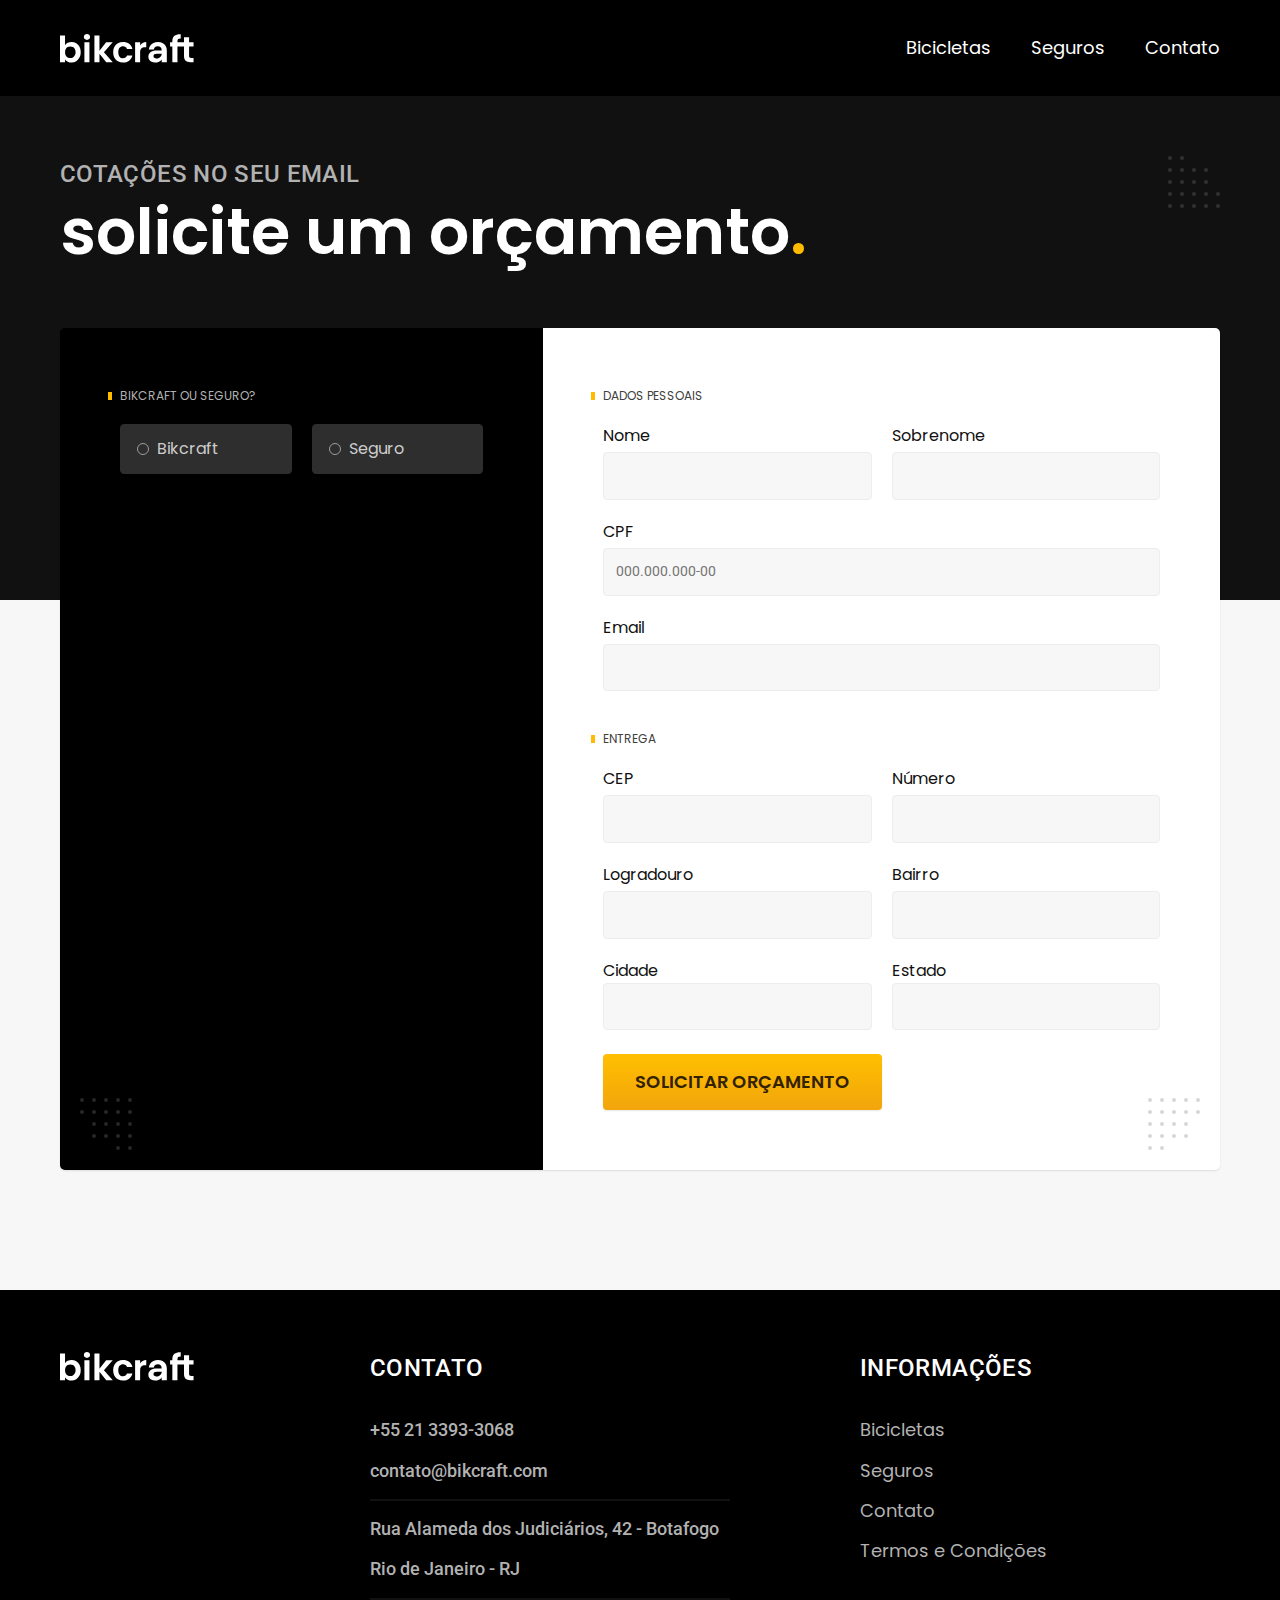
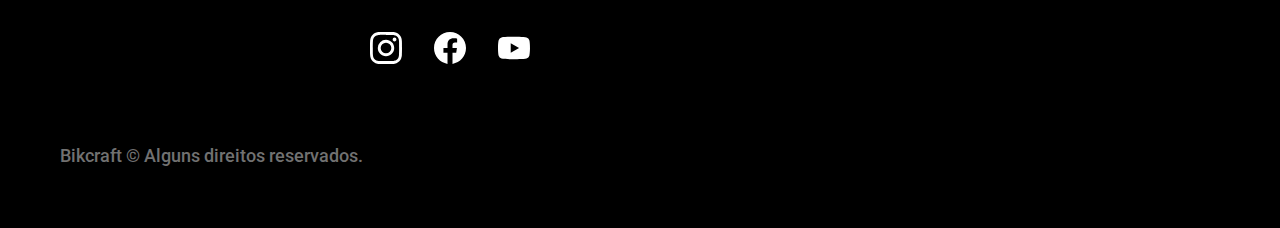
<file: orcamento.html>
<!DOCTYPE html>
<html lang="pt-br">
<head>
  <meta charset="UTF-8">
  <meta http-equiv="X-UA-Compatible" content="IE=edge">
  <meta name="viewport" content="width=device-width, initial-scale=1.0">
  <meta name ="description" content="Orçamento">
    <link rel="preload" href="css/style.css" as="style">
    <link rel="stylesheet" href="css/style.css">
    <link rel="preconnect" href="https://fonts.googleapis.com">
    <link rel="preconnect" href="https://fonts.gstatic.com" crossorigin>
    <link href="https://fonts.googleapis.com/css2?family=Baloo+2:wght@400;500;600;700&family=IBM+Plex+Mono:ital,wght@0,100;0,200;0,300;0,400;0,500;0,600;0,700;1,100;1,200;1,300;1,400;1,500;1,600;1,700&family=Poppins:wght@400;600&family=Roboto:wght@400;500&display=swap" rel="stylesheet">
    <link rel="preconnect" href="https://fonts.googleapis.com">
    <link rel="preconnect" href="https://fonts.gstatic.com" crossorigin>
    <link href="https://fonts.googleapis.com/css2?family=Baloo+2:wght@400;500;600;700&family=IBM+Plex+Mono:ital,wght@0,100;0,200;0,300;0,400;0,500;0,600;0,700;1,100;1,200;1,300;1,400;1,500;1,600;1,700&family=Merriweather:ital,wght@1,900&family=Poppins:wght@400;600&family=Roboto:ital@0;1&display=swap" rel="stylesheet">
  <title>Orçamento | Bikcraft</title>
  <link rel="icon" href="./img/icones/favicon.png">
  <script>
  document.documentElement.classList.add('js');
  </script>
</head>
<body id="orcamento">
  <header class="header-bg">
    <div class="header-container container">
      <a href="./">
        <img src="./img/bikcraft.svg" alt="Logomarca Bikcraft">
      </a>
      <nav aria-label="primaria">
        <ul class="header-menu font-1-m cor-0">
          <li><a href="./bicicletas.html">Bicicletas</a></li>
          <li><a href="./seguros.html">Seguros</a></li>
          <li><a href="./contato.html">Contato</a></li>
        </ul>
      </nav>
    </div>
  </header>

  <main>
    <div class="titulo-bg">
      <div class="titulo container">
        <p class="font-2-l-b cor-5">Cotações no seu email</p>
        <h1 class="font-1-xxl cor-0">solicite um orçamento<span class="cor-p1">.</span></h1>
      </div>
    </div>

    <form class="orcamento container" action="./">
      <div class="orcamento-produto">
        <h2 class="font-1-xs cor-5">Bikcraft ou Seguro?</h2>

        <input type="radio" name="tipo" value="bikcraft" id="bikcraft">
        <label for="bikcraft">Bikcraft</label>

        <input type="radio" name="tipo" value="seguro" id="seguro">
        <label for="seguro">Seguro</label>

        <div class="orcamento-conteudo" id="orcamento-bikcraft">
          <h2 class="font-1-xs cor-5">Escolha a sua</h2>

          <input type="radio" name="produto" value="nimbus" id="nimbus">
          <label for="nimbus">Nimbus Stark <span>R$ 4.499,99</span></label>
          <div class="orcamento-detalhes">
            <ul class="font-1-xs cor-8">
              <li><img src="./img/icones/eletrica.svg" alt="">Motor Elétrico</li>
              <li><img src="./img/icones/carbono.svg" alt="">Fibras de Carbono</li>
              <li><img src="./img/icones/velocidade.svg" alt="">50 km/h</li>
              <li><img src="./img/icones/rastreador.svg" alt="">Rastreador</li>
            </ul>
            <img src="./img/bicicletas/nimbus.jpg" alt="Bicicleta preta">
          </div>

          <input type="radio" name="produto" value="magic" id="magic">
          <label for="magic">Magic Might <span>R$ 2.499,99</span></label>
          <div class="orcamento-detalhes">
            <ul class="font-1-xs cor-8">
              <li><img src="./img/icones/eletrica.svg" alt="">Motor Elétrico</li>
              <li><img src="./img/icones/carbono.svg" alt="">Fibras de Carbono</li>
              <li><img src="./img/icones/velocidade.svg" alt="">45 km/h</li>
              <li><img src="./img/icones/rastreador.svg" alt="">Rastreador</li>
            </ul>
            <img src="./img/bicicletas/magic.jpg" alt="Bicicleta preta">
          </div>

          <input type="radio" name="produto" value="nebula" id="nebula">
          <label for="nebula">Nebula Cosmic <span>R$ 3.899,99</span></label>
          <div class="orcamento-detalhes">
            <ul class="font-1-xs cor-8">
              <li><img src="./img/icones/eletrica.svg" alt="">Motor Elétrico</li>
              <li><img src="./img/icones/carbono.svg" alt="">Fibras de Carbono</li>
              <li><img src="./img/icones/velocidade.svg" alt="">40 km/h</li>
              <li><img src="./img/icones/rastreador.svg" alt="">Rastreador</li>
            </ul>
            <img src="./img/bicicletas/nebula.jpg" alt="Bicicleta branca">
          </div>
        </div>

        <div class="orcamento-conteudo" id="orcamento-seguro">
          <h2 class="font-1-xs cor-5">Escolha o plano</h2>

          <input type="radio" name="produto" value="prata" id="prata">
          <label for="prata">Prata <span>R$ 199</span></label>

          <input type="radio" name="produto" value="ouro" id="ouro">
          <label for="ouro">Ouro <span>R$ 299</span></label>
          <!-- <input type="radio" name="tipo" value="seguro" id="seguro">
          <label for="seguro">Seguro</label> -->
        </div>
      </div>

      <div class="orcamento-dados form">
        <h2 class="font-1-xs cor-9 col-2">dados pessoais</h2>
        <div>
          <label for="nome">Nome</label>
          <input type="text" id="nome" name="nome">
        </div>

        <div>
          <label for="sobrenome">Sobrenome</label>
          <input type="text" id="sobrenome" name="sobrenome">
        </div>

        <div class="col-2">
          <label for="cpf">CPF</label>
          <input type="text" id="cpf" name="cpf" placeholder="000.000.000-00">
        </div>

        <div class="col-2">
          <label for="email">Email</label>
          <input type="email" id="email" name="email" required>
        </div>

        <h2 class="font-1-xs cor-9 col-2">entrega</h2>
        <div>
          <label for="cep">CEP</label>
          <input type="text" id="cep" name="cep">
        </div>

        <div>
          <label for="numero">Número</label>
          <input type="text" id="numero" name="numero">
        </div>

        <div>
          <label for="logradouro">Logradouro</label>
          <input type="text" id="logradouro" name="logradouro">
        </div>

        <div>
          <label for="bairro">Bairro</label>
          <input type="text" id="bairro" name="bairro">
        </div>

        <div>
          <label for="cidade">Cidade</Cabel>
          <input type="text" id="cidade" name="cidade">
        </div>

        <div>
          <label for="estado">Estado</Eabel>
          <input type="text" id="estado" name="estado">
        </div>

        <button class="botao col-2">Solicitar Orçamento</button>
      </div>
    </form>
  </main>

  <footer class="footer-bg">
    <div class="footer container">
      <img src="./img/bikcraft.svg" alt="Bikcraft">
      <div class="footer-contato">
        <h3 class="font-2-l-b cor-0">Contato</h3>
        <ul class="font-2-m cor-5">
          <li><a href="tel:+552133933068">+55 21 3393-3068</a></li><!-- com o href assim pelo celular ao clicar no link direciona para ligar para o número-->
          <li><a href="mailto:contato@bikcraft.com">contato@bikcraft.com</a></li>
          <li>Rua Alameda dos Judiciários, 42 - Botafogo</li>
          <li>Rio de Janeiro - RJ</li>
        </ul>
        <div class="footer-redes">
          <a href="./">
            <img src="./img/redes/instagram.svg" class="img-icone" alt="Instagram">
          </a>

          <a href="./">
            <img src="./img/redes/facebook.svg" class="img-icone" alt="Facebook">
          </a>

          <a href="./">
            <img src="./img/redes/youtube.svg" class="img-icone" alt="Youtube">
          </a>
        </div>
      </div>

      <div class="footer-informacoes">
        <h3 class="font-2-l-b cor-0">Informações</h3>
        <nav>
          <ul class="font-1-m cor-5">
            <li><a href="./bicicletas.html">Bicicletas</a></li>
            <li><a href="./seguros.html">Seguros</a></li>
            <li><a href="./contato.html">Contato</a></li>
            <li><a href="./termos.html">Termos e Condições</a></li>
          </ul>
        </nav>
      </div>
      <p class="footer-copy font-2-m cor-6">Bikcraft © Alguns direitos reservados.</p>
    </div>
  </footer>
  <script src="./js/script.js"></script>
  <script src="./js/formulario.js"></script>
  </body>
</html>
</file>
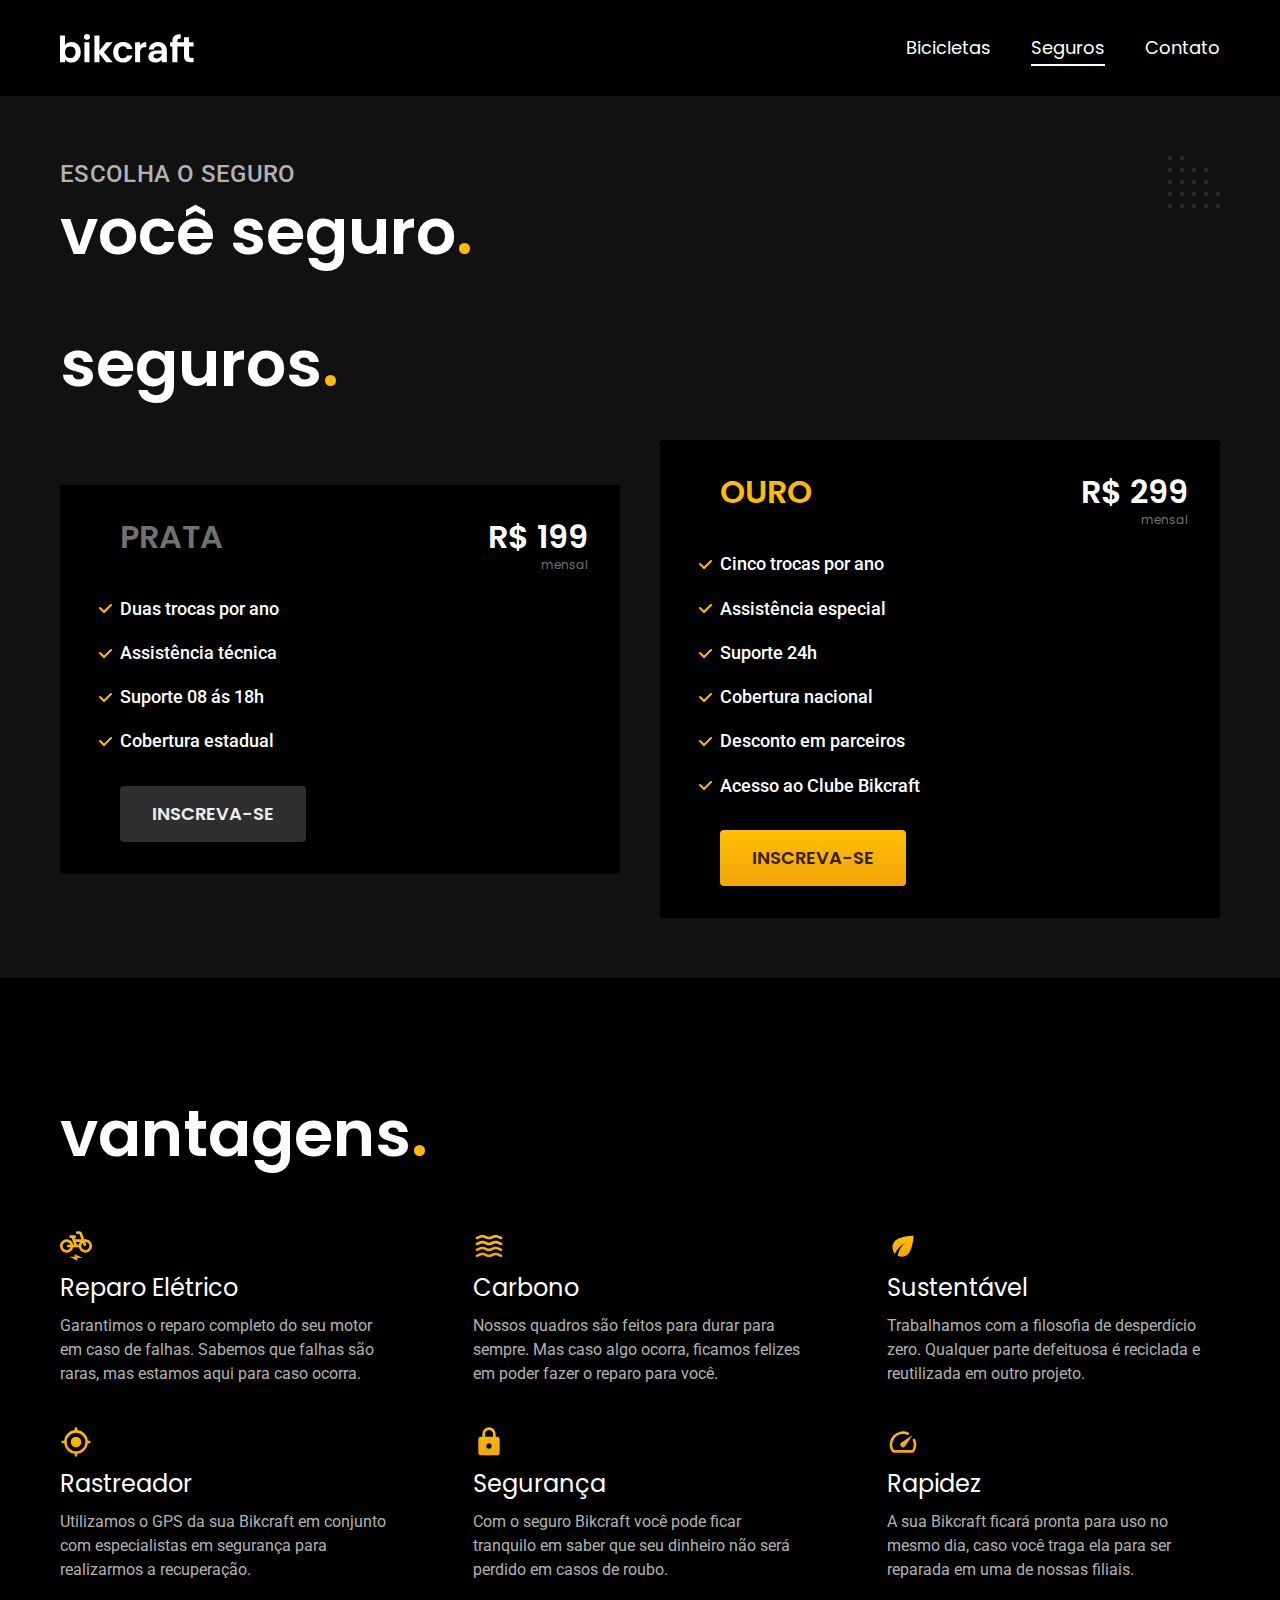
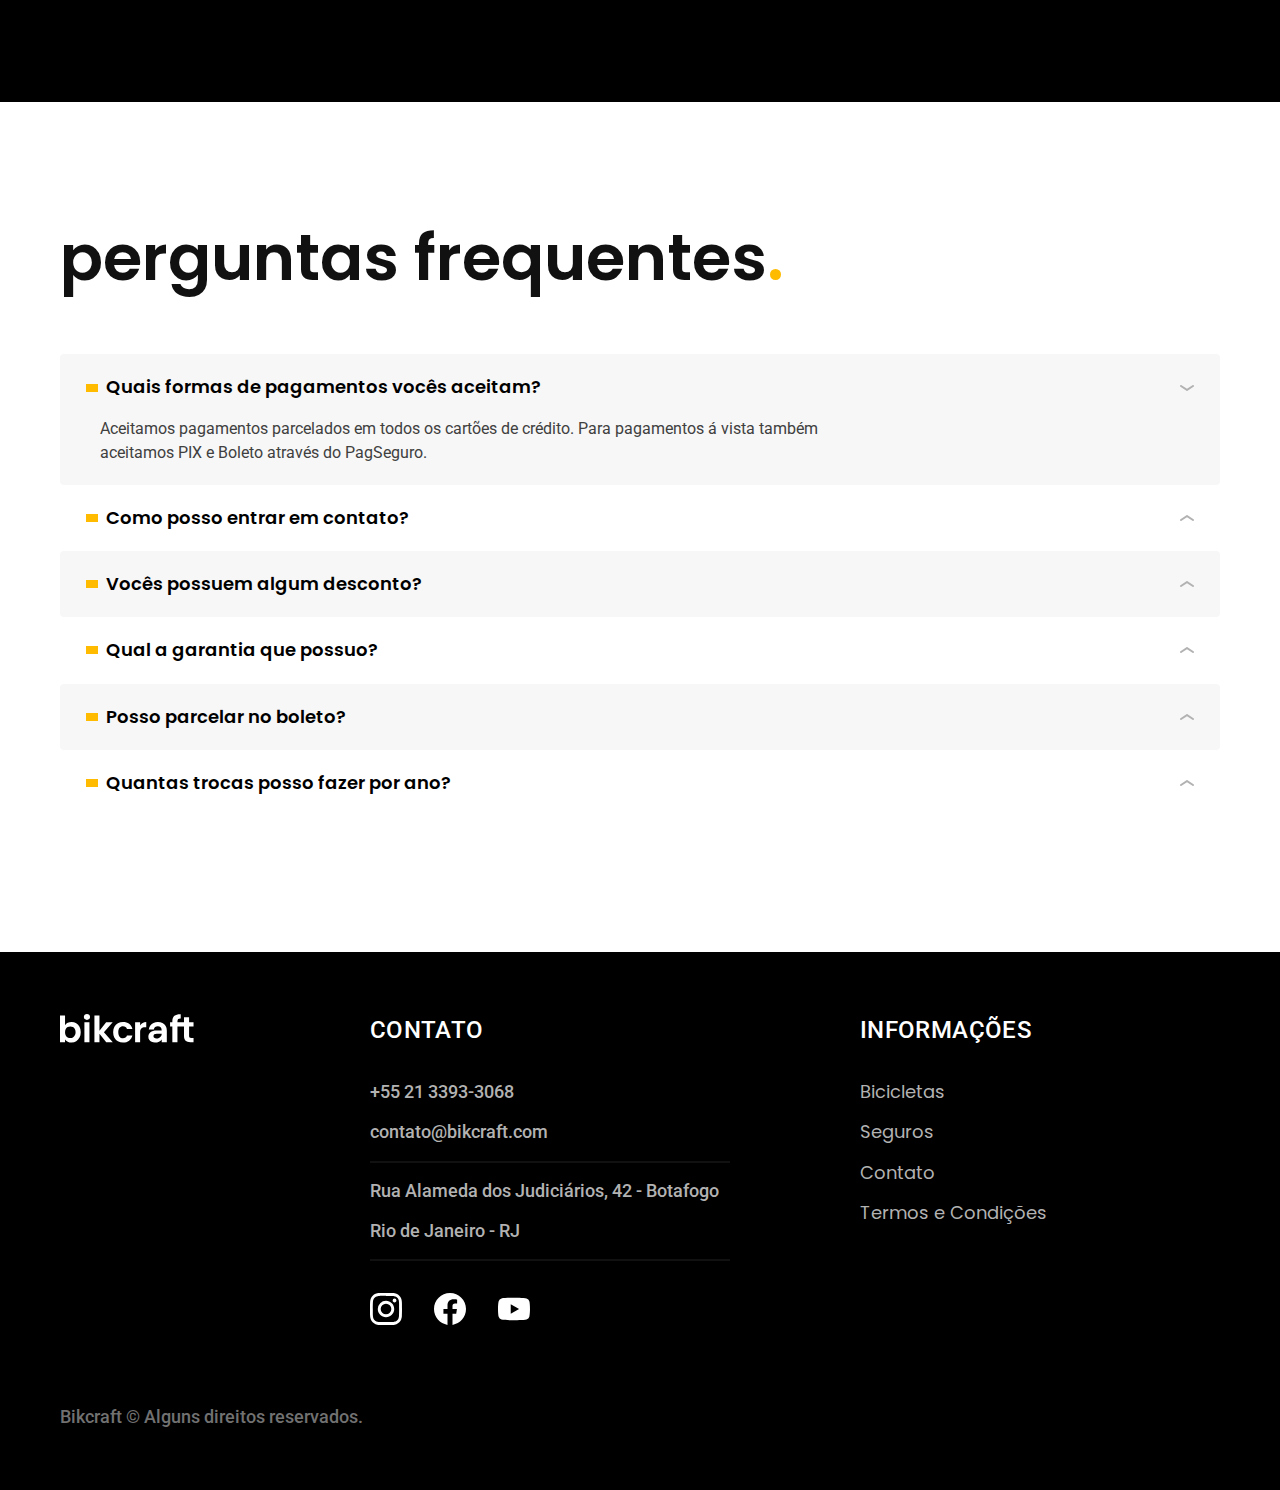
<file: seguros.html>
<!DOCTYPE html>
<html lang="pt-br">
<head>
  <meta charset="UTF-8">
  <meta http-equiv="X-UA-Compatible" content="IE=edge">
  <meta name="viewport" content="width=device-width, initial-scale=1.0">
  <meta name ="description" content="Seguros">
    <link rel="preload" href="css/style.css" as="style"> 
    <link rel="stylesheet" href="css/style.css">
    <link rel="preconnect" href="https://fonts.googleapis.com">
    <link rel="preconnect" href="https://fonts.gstatic.com" crossorigin>
    <link href="https://fonts.googleapis.com/css2?family=Baloo+2:wght@400;500;600;700&family=IBM+Plex+Mono:ital,wght@0,100;0,200;0,300;0,400;0,500;0,600;0,700;1,100;1,200;1,300;1,400;1,500;1,600;1,700&family=Poppins:wght@400;600&family=Roboto:wght@400;500&display=swap" rel="stylesheet">
    <link rel="preconnect" href="https://fonts.googleapis.com">
    <link rel="preconnect" href="https://fonts.gstatic.com" crossorigin>
    <link href="https://fonts.googleapis.com/css2?family=Baloo+2:wght@400;500;600;700&family=IBM+Plex+Mono:ital,wght@0,100;0,200;0,300;0,400;0,500;0,600;0,700;1,100;1,200;1,300;1,400;1,500;1,600;1,700&family=Merriweather:ital,wght@1,900&family=Poppins:wght@400;600&family=Roboto:ital@0;1&display=swap" rel="stylesheet">
  <title>Seguros | Bikcraft</title>
  <link rel="icon" href="./img/icones/favicon.png">
  <script>
    document.documentElement.classList.add('js');
  </script>
</head>
<body id="seguros">
  <header class="header-bg">
    <div class="header-container container">
      <a href="./">
        <img src="./img/bikcraft.svg" alt="Logomarca Bikcraft">
      </a>
      <!--Navegação primária do site-->
      <nav aria-label="primaria">
        <ul class="header-menu font-1-m cor-0">
          <li><a href="./bicicletas.html">Bicicletas</a></li>
          <li><a href="./seguros.html">Seguros</a></li>
          <li><a href="./contato.html">Contato</a></li>
        </ul>
      </nav>
    </div>
  </header>

  <main class="seguros-bg">
    <div class="titulo-bg">
      <div class="titulo container">
        <p class="font-2-l-b cor-5">Escolha o seguro</p>
        <h1 class="font-1-xxl cor-0">você seguro<span class="cor-p1">.</span></h1>
      </div>
    </div>

    <div class="seguros container">
      <h2 class="font-1-xxl cor-0">seguros<span class="cor-p1">.</span></h2>

      <div class="seguros-item fadeInLeft" data-anime="200">
        <h3 class="font-1-xl cor-6">PRATA</h3>
        <span class="font-1-xl cor-0">R$ 199 <span class="font-1-xs cor-6">mensal</span></span>
        <!--Lista benefícios-->
        <ul class="font-2-m cor-0">
          <li>Duas trocas por ano</li>
          <li>Assistência técnica</li>
          <li>Suporte 08 ás 18h</li>
          <li>Cobertura estadual</li>
          </ul>
        <a class="botao secundario" href="./orcamento.html?tipo=seguro&produto=prata">Inscreva-se</a>
        </div>

        <div class="seguros-item fadeInRight" data-anime="400">
          <h3 class="font-1-xl cor-p1">OURO</h3>
          <span class="font-1-xl cor-0">R$ 299 <span class="font-1-xs cor-6">mensal</span></span>
          <!--Lista benefícios-->
          <ul class="font-2-m cor-0">
            <li>Cinco trocas por ano</li>
            <li>Assistência especial</li>
            <li>Suporte 24h</li>
            <li>Cobertura nacional</li>
            <li>Desconto em parceiros</li>
            <li>Acesso ao Clube Bikcraft</li>
          </ul>
          <a class="botao" href="./orcamento.html?tipo=seguro&produto=ouro">Inscreva-se</a>
        </div>
      </div>
  </main>

  <article class="vantagens-bg">
    <div class="vantagens container">
      <h2 class="font-1-xxl cor-0">vantagens<span class="cor-p1">.</span></h2>

      <ul>
        <li>
          <img src="./img/icones/eletrica.svg" alt="">
          <h3 class="font-1-l cor-0">Reparo Elétrico</h3>
          <p class="font-2-s cor-5">
            Garantimos o reparo completo do seu motor em caso de falhas. Sabemos que falhas são raras, mas estamos aqui para caso ocorra.
          </p>
        </li>
  
        <li>
          <img src="./img/icones/carbono.svg" alt="">
          <h3 class="font-1-l cor-0">Carbono</h3>
          <p class="font-2-s cor-5">
            Nossos quadros são feitos para durar para sempre. Mas caso algo ocorra, ficamos felizes em poder fazer o reparo para você.
          </p>
        </li>
  
        <li>
          <img src="./img/icones/sustentavel.svg" alt="">
          <h3 class="font-1-l cor-0">Sustentável</h3>
          <p class="font-2-s cor-5">
            Trabalhamos com a filosofia de desperdício zero. Qualquer parte defeituosa é reciclada  e reutilizada em outro projeto.
          </p>
        </li>
  
        <li>
          <img src="./img/icones/rastreador.svg" alt="">
          <h3 class="font-1-l cor-0">Rastreador</h3>
          <p class="font-2-s cor-5">
            Utilizamos o GPS da sua Bikcraft em conjunto com especialistas em segurança para realizarmos a recuperação.
          </p>
        </li>
  
        <li>
          <img src="./img/icones/seguro.svg" alt="">
          <h3 class="font-1-l cor-0">Segurança</h3>
          <p class="font-2-s cor-5">
            Com o seguro Bikcraft você pode ficar tranquilo em saber que seu dinheiro não será perdido em casos de roubo.
          </p>
        </li>
  
        <li>
          <img src="./img/icones/velocidade.svg" alt="">
          <h3 class="font-1-l cor-0">Rapidez</h3>
          <p class="font-2-s cor-5">
            A sua Bikcraft ficará pronta para uso no mesmo dia, caso você traga ela para ser reparada em uma de nossas filiais.
          </p>
        </li>
      </ul>
    </div>
  </article>

  <article class="perguntas container">
    <h2 class="font-1-xxl">perguntas frequentes<span class="cor-p1">.</span></h2>

    <dl>
      <div>
        <dt><button class="font-1-m-b" aria-controls="pergunta1" aria-expanded="true">Quais formas de pagamentos vocês aceitam?</button></dt>
        <dd id="pergunta1" class="font-2-s cor-9 ativa">Aceitamos pagamentos parcelados em todos os cartões de crédito. Para pagamentos á vista também aceitamos PIX e Boleto através do PagSeguro.</dd>
      </div>

      <div>
        <dt><button class="font-1-m-b" aria-controls="pergunta2" aria-expanded="false">Como posso entrar em contato?</button></dt>
        <dd id="pergunta2" class="font-2-s cor-9">Você pode entrar em contato com nossa equipe através de nosssos canais de atendimento pelo telefone +55 21 3393-3068 ou através de nosso e-mail: contato@bikcraft.com</dd>
      </div>

      <div>
        <dt><button class="font-1-m-b" aria-controls="pergunta3" aria-expanded="false">Vocês possuem algum desconto?</button></dt>
        <dd id="pergunta3" class="font-2-s cor-9">Possuímos desconto de 40% para pagamentos feitos á vista por boleto ou cartão e desconto de 10% parcelado no cartão.</dd>
      </div>

      <div>
        <dt><button class="font-1-m-b" aria-controls="pergunta4" aria-expanded="false">Qual a garantia que possuo?</button></dt>
        <dd id="pergunta4" class="font-2-s cor-9">A vigência da garantia  pode ser de até 36 meses, dependendo da elegibilidade do produto, e só começa a contar após o término da garantia do fabricante.</dd>
      </div>

      <div>
        <dt><button class="font-1-m-b" aria-controls="pergunta5" aria-expanded="false">Posso parcelar no boleto?</button></dt>
        <dd id="pergunta5" class="font-2-s cor-9">Não possuímos a opção de parcelar o pagamento via boleto, mas possuímos a opção de parcelar através de cartões elo, VISA, Mastercard por até 12x sem juros a ainda com 10% de desconto.</dd>
      </div>

      <div>
        <dt><button class="font-1-m-b" aria-controls="pergunta6" aria-expanded="false">Quantas trocas posso fazer por ano?</button></dt>
        <dd id="pergunta6" class="font-2-s cor-9">As trocas que você poderá realizar dependerá de qual o tipo de seguro você adquirir. No nosso seguro PRATA o cliente tem direito a duas trocas por ano e no nosso seguro OURO o cliente tem direito a cinco trocas por ano. Adquira o seu seguro e escolha o que caiba dentro do seu bolso!</dd>
      </div>
    </dl>
  </article>

  <footer class="footer-bg">
    <div class="footer container">
      <img src="./img/bikcraft.svg" alt="Bikcraft">
      <div class="footer-contato">
        <h3 class="font-2-l-b cor-0">Contato</h3>
        <ul class="font-2-m cor-5">
          <li><a href="tel:+552133933068">+55 21 3393-3068</a></li><!-- com o href assim pelo celular ao clicar no link direciona para ligar para o número-->
          <li><a href="mailto:contato@bikcraft.com">contato@bikcraft.com</a></li>
          <li>Rua Alameda dos Judiciários, 42 - Botafogo</li>
          <li>Rio de Janeiro - RJ</li>
        </ul>
        <div class="footer-redes">
          <a href="./">
            <img src="./img/redes/instagram.svg" class="img-icone" alt="Instagram">
          </a>

          <a href="./">
            <img src="./img/redes/facebook.svg" class="img-icone" alt="Facebook">
          </a>

          <a href="./">
            <img src="./img/redes/youtube.svg" class="img-icone" alt="Youtube">
          </a>
        </div>
      </div>

      <div class="footer-informacoes">
        <h3 class="font-2-l-b cor-0">Informações</h3>
        <nav>
          <ul class="font-1-m cor-5">
            <li><a href="./bicicletas.html">Bicicletas</a></li>
            <li><a href="./seguros.html">Seguros</a></li>
            <li><a href="./contato.html">Contato</a></li>
            <li><a href="./termos.html">Termos e Condições</a></li>
          </ul>
        </nav>
      </div>
      <p class="footer-copy font-2-m cor-6">Bikcraft © Alguns direitos reservados.</p>
    </div>
  </footer>

  <script src="./js/plugins/simple-anime.js"></script>
  <script src="./js/script.js"></script>
  </body>
</html>
</file>
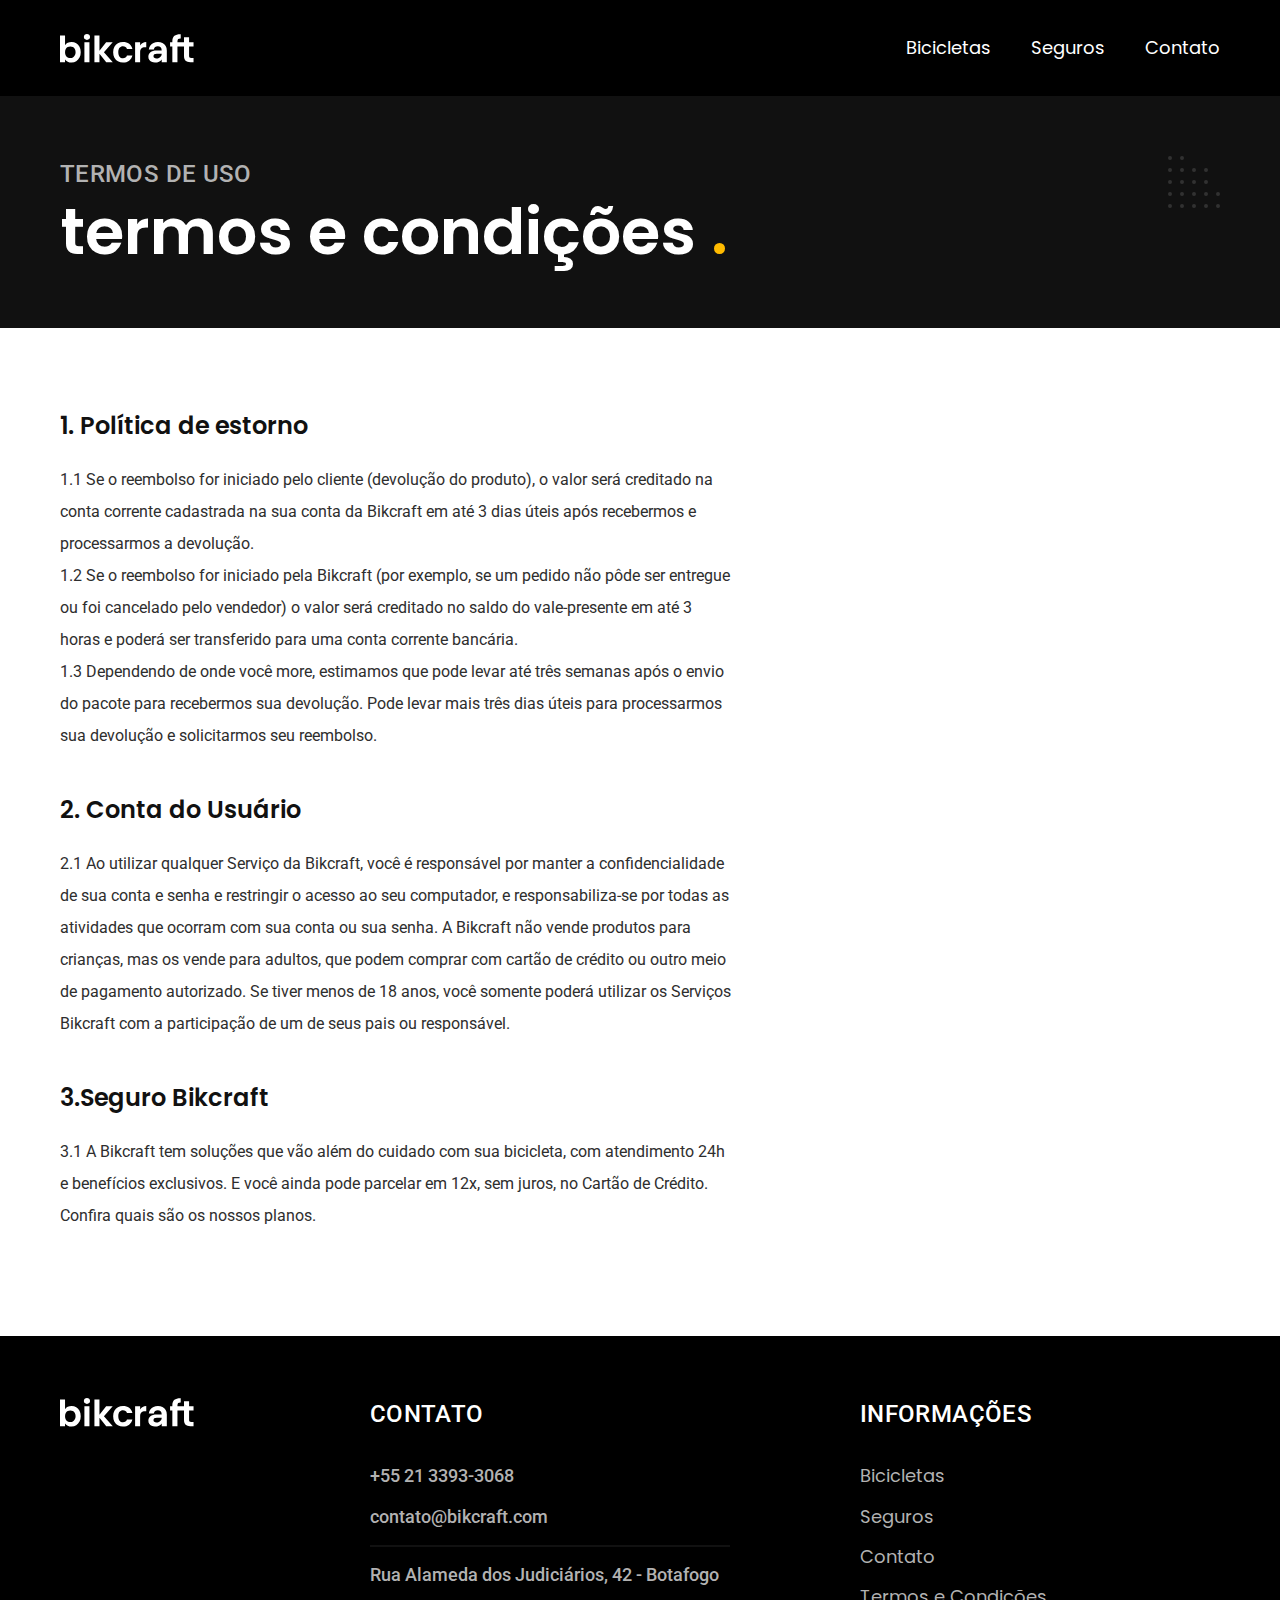
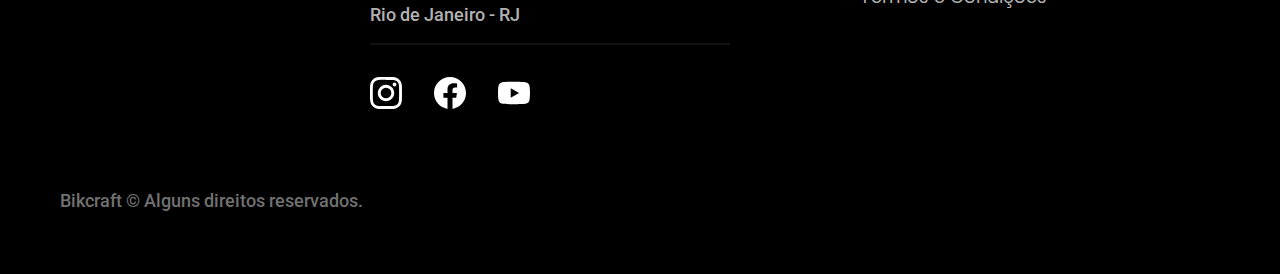
<file: termos.html>
<!DOCTYPE html>
<html lang="pt-br">
<head>
  <meta charset="UTF-8">
  <meta http-equiv="X-UA-Compatible" content="IE=edge">
  <meta name="viewport" content="width=device-width, initial-scale=1.0">
  <meta name ="description" content="Termos e Condições">
    <link rel="preload" href="css/style.css" as="style">
    <link rel="stylesheet" href="css/style.css">
    <link rel="preconnect" href="https://fonts.googleapis.com">
    <link rel="preconnect" href="https://fonts.gstatic.com" crossorigin>
    <link href="https://fonts.googleapis.com/css2?family=Baloo+2:wght@400;500;600;700&family=IBM+Plex+Mono:ital,wght@0,100;0,200;0,300;0,400;0,500;0,600;0,700;1,100;1,200;1,300;1,400;1,500;1,600;1,700&family=Poppins:wght@400;600&family=Roboto:wght@400;500&display=swap" rel="stylesheet">
    <link rel="preconnect" href="https://fonts.googleapis.com">
    <link rel="preconnect" href="https://fonts.gstatic.com" crossorigin>
    <link href="https://fonts.googleapis.com/css2?family=Baloo+2:wght@400;500;600;700&family=IBM+Plex+Mono:ital,wght@0,100;0,200;0,300;0,400;0,500;0,600;0,700;1,100;1,200;1,300;1,400;1,500;1,600;1,700&family=Merriweather:ital,wght@1,900&family=Poppins:wght@400;600&family=Roboto:ital@0;1&display=swap" rel="stylesheet">
  <title>Termos e Condições | Bikcraft</title>
  <link rel="icon" href="./img/icones/favicon.png">
  <script>
    document.documentElement.classList.add('js');
  </script>
</head>
<body id="termos">
  <header class="header-bg">
    <div class="header-container container">
      <a href="./">
        <img src="./img/bikcraft.svg" alt="Logomarca Bikcraft">
      </a>
      <!--Navegação primária do site-->
      <nav aria-label="primaria">
        <ul class="header-menu font-1-m cor-0">
          <li><a href="./bicicletas.html">Bicicletas</a></li>
          <li><a href="./seguros.html">Seguros</a></li>
          <li><a href="./contato.html">Contato</a></li>
        </ul>
      </nav>
    </div>
  </header>

  <main>
    <div class="titulo-bg">
      <div class="titulo container">
        <p class="font-2-l-b cor-5">Termos de uso</p>
        <h1 class="font-1-xxl cor-0">termos e condições <span class="cor-p1">.</span></h1>
      </div>
    </div>

    <div class="termos container font-2-s cor-10">
      <h2 class="font-1-l cor-11">1. Política de estorno</h2>
      <p>
        1.1 Se o reembolso for iniciado pelo cliente (devolução do produto), o valor será creditado na conta corrente cadastrada na sua conta da Bikcraft em até 3 dias úteis após recebermos e processarmos a devolução.<br>

        1.2 Se o reembolso for iniciado pela Bikcraft (por exemplo, se um pedido não pôde ser entregue ou foi cancelado pelo vendedor) o valor será creditado no saldo do vale-presente em até 3 horas e poderá ser transferido para uma conta corrente bancária.<br>

        1.3 Dependendo de onde você more, estimamos que pode levar até três semanas após o envio do pacote para recebermos sua devolução. Pode levar mais três dias úteis para processarmos sua devolução e solicitarmos seu reembolso.
      </p>

      <h2 class="font-1-l cor-11">2. Conta do Usuário</h2>
      <p>
        2.1 Ao utilizar qualquer Serviço da Bikcraft, você é responsável por manter a confidencialidade de sua conta e senha e restringir o acesso ao seu computador, e responsabiliza-se por todas as atividades que ocorram com sua conta ou sua senha. A Bikcraft não vende produtos para crianças, mas os vende para adultos, que podem comprar com cartão de crédito ou outro meio de pagamento autorizado. Se tiver menos de 18 anos, você somente poderá utilizar os Serviços Bikcraft com a participação de um de seus pais ou responsável.
      </p>

      <h2 class="font-1-l cor-11">3.Seguro Bikcraft</h2>
      <p>
        3.1 A Bikcraft  tem soluções que vão além do cuidado com sua bicicleta, com atendimento 24h e benefícios exclusivos. E você ainda pode parcelar em 12x, sem juros, no Cartão de Crédito. Confira quais são os nossos planos.
      </p>
    </div>
  </main>

  <footer class="footer-bg">
    <div class="footer container">
      <img src="./img/bikcraft.svg" alt="Bikcraft">
      <div class="footer-contato">
        <h3 class="font-2-l-b cor-0">Contato</h3>
        <ul class="font-2-m cor-5">
          <li><a href="tel:+552133933068">+55 21 3393-3068</a></li><!-- com o href assim pelo celular ao clicar no link direciona para ligar para o número-->
          <li><a href="mailto:contato@bikcraft.com">contato@bikcraft.com</a></li>
          <li>Rua Alameda dos Judiciários, 42 - Botafogo</li>
          <li>Rio de Janeiro - RJ</li>
        </ul>
        <div class="footer-redes">
          <a href="./">
            <img src="./img/redes/instagram.svg" class="img-icone" alt="Instagram">
          </a>

          <a href="./">
            <img src="./img/redes/facebook.svg" class="img-icone" alt="Facebook">
          </a>

          <a href="./">
            <img src="./img/redes/youtube.svg" class="img-icone" alt="Youtube">
          </a>
        </div>
      </div>

      <div class="footer-informacoes">
        <h3 class="font-2-l-b cor-0">Informações</h3>
        <nav>
          <ul class="font-1-m cor-5">
            <li><a href="./bicicletas.html">Bicicletas</a></li>
            <li><a href="./seguros.html">Seguros</a></li>
            <li><a href="./contato.html">Contato</a></li>
            <li><a href="./termos.html">Termos e Condições</a></li>
          </ul>
        </nav>
      </div>
      <p class="footer-copy font-2-m cor-6">Bikcraft © Alguns direitos reservados.</p>
    </div>
  </footer>
<script src="./js/script.js"></script>
  </body>
</html>
</file>
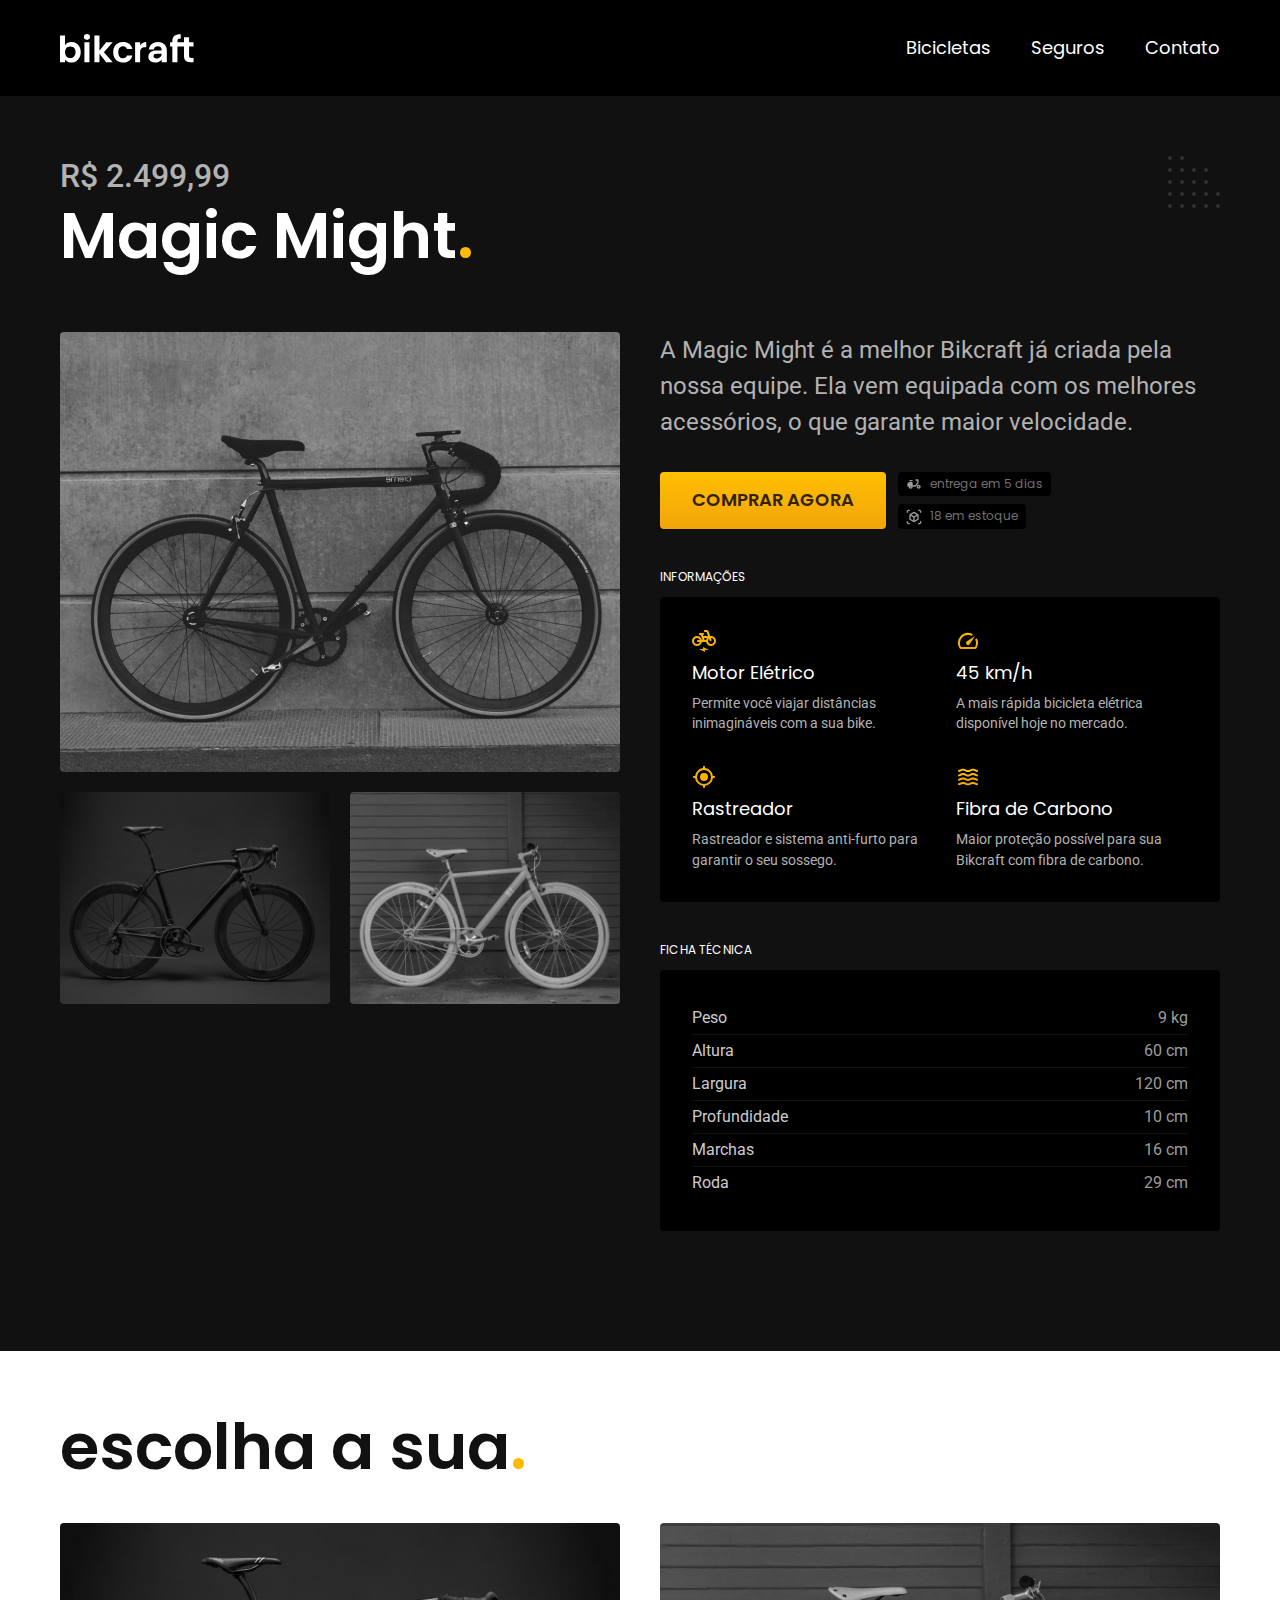
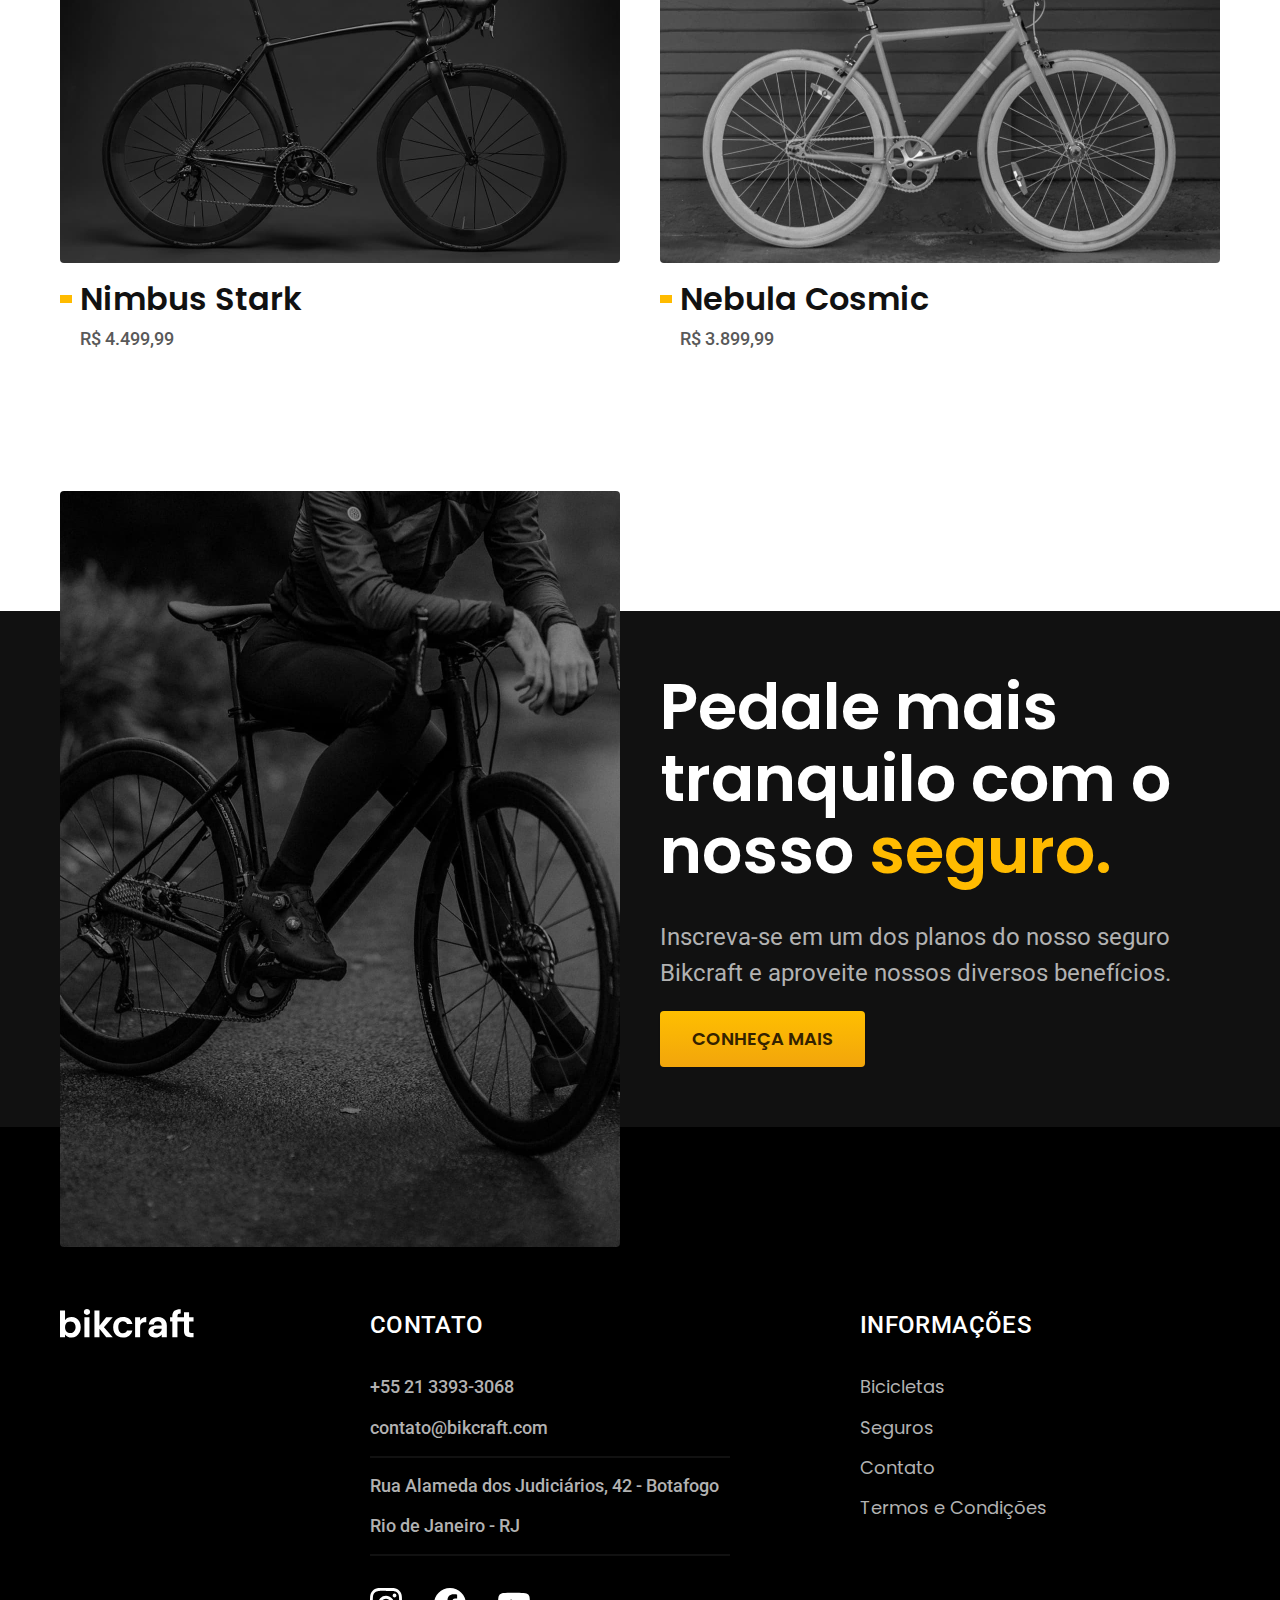
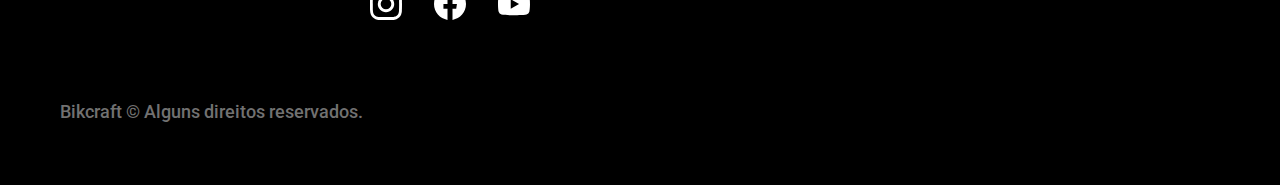
<file: bicicletas/magic.html>
<!DOCTYPE html>
<html lang="pt-br">
<head>
  <meta charset="UTF-8">
  <meta http-equiv="X-UA-Compatible" content="IE=edge">
  <meta name="viewport" content="width=device-width, initial-scale=1.0">
  <meta name ="description" content="Nimbus">
    <link rel="stylesheet" href="../css/style.css">
    <link rel="preconnect" href="https://fonts.googleapis.com">
    <link rel="preconnect" href="https://fonts.gstatic.com" crossorigin>
    <link href="https://fonts.googleapis.com/css2?family=Baloo+2:wght@400;500;600;700&family=IBM+Plex+Mono:ital,wght@0,100;0,200;0,300;0,400;0,500;0,600;0,700;1,100;1,200;1,300;1,400;1,500;1,600;1,700&family=Poppins:wght@400;600&family=Roboto:wght@400;500&display=swap" rel="stylesheet">
    <link rel="preconnect" href="https://fonts.googleapis.com">
    <link rel="preconnect" href="https://fonts.gstatic.com" crossorigin>
    <link href="https://fonts.googleapis.com/css2?family=Baloo+2:wght@400;500;600;700&family=IBM+Plex+Mono:ital,wght@0,100;0,200;0,300;0,400;0,500;0,600;0,700;1,100;1,200;1,300;1,400;1,500;1,600;1,700&family=Merriweather:ital,wght@1,900&family=Poppins:wght@400;600&family=Roboto:ital@0;1&display=swap" rel="stylesheet">
  <title>Magic | Bikcraft</title>
  <link rel="icon" href="../img/icones/favicon.png">
  <script>
    document.documentElement.classList.add('js');
  </script>
</head>
<body id="bicicleta">
  <header class="header-bg">
    <div class="header-container container">
      <a href="../">
        <img src="../img/bikcraft.svg" alt="Logomarca Bikcraft">
      </a>
      <!--Navegação primária do site-->
      <nav aria-label="primaria">
        <ul class="header-menu font-1-m cor-0">
          <li><a href="../bicicletas.html">Bicicletas</a></li>
          <li><a href="../seguros.html">Seguros</a></li>
          <li><a href="../contato.html">Contato</a></li>
        </ul>
      </nav>
    </div>
  </header>

  <main class="titulo-bg">
    <div>
      <div class="titulo container">
        <p class="font-2-xl cor-5">R$ 2.499,99</p>
        <h1 class="font-1-xxl cor-0">Magic Might<span class="cor-p1">.</span></h1>
      </div>
    </div>

    <div class="bicicleta container">
      <div class="bicicleta-imagens">
        <img src="../img/bicicleta/nimbus2.jpg" alt="Bicicleta Nimbus 1">
        <img src="../img/bicicleta/nimbus1.jpg" alt="Bicicleta Nimbus 2">
        <img src="../img/bicicleta/nimbus3.jpg" alt="Bicicleta Nimbus 3">
      </div>

      <div class="bicicleta-conteudo">
        <p class="font-2-l cor-5">
          A Magic Might é a melhor Bikcraft já criada pela nossa equipe. Ela vem equipada com os melhores acessórios, o que garante maior velocidade.
        </p>

        <div class="bicicleta-comprar">
          <a class="botao" href="../orcamento.html?tipo=bikcraft&produto=magic">Comprar Agora</a>
          <span class="font-1-xs cor-6"><img src="../img/icones/entrega.svg" alt="">entrega em 5 dias</span>
          <span class="font-1-xs cor-6"><img src="../img/icones/estoque.svg" alt="">18 em estoque</span>
        </div>
        <h2 class="font-1-xs cor-0">Informações</h2>
        <ul class="bicicleta-informacoes">
          <li>
            <img src="../img/icones/eletrica.svg" alt="">
            <h3 class="font-1-m cor-0">Motor Elétrico</h3>
            <p class="font-2-xs cor-5">Permite você viajar distâncias inimagináveis com a sua bike.</p>
          </li>
          <li>
            <img src="../img/icones/velocidade.svg" alt="">
            <h3 class="font-1-m cor-0">45 km/h</h3>
            <p class="font-2-xs cor-5">A mais rápida bicicleta elétrica disponível hoje no mercado.</p>
          </li>
          <li>
            <img src="../img/icones/rastreador.svg" alt="">
            <h3 class="font-1-m cor-0">Rastreador</h3>
            <p class="font-2-xs cor-5">Rastreador e sistema anti-furto para garantir o seu sossego.</p>
          </li>
          <li>
            <img src="../img/icones/carbono.svg" alt="">
            <h3 class="font-1-m cor-0">Fibra de Carbono</h3>
            <p class="font-2-xs cor-5">Maior proteção possível para sua Bikcraft com fibra de carbono.</p>
          </li>
        </ul>

        <h2 class="font-1-xs cor-0">Ficha Técnica</h2>
        <ul class="bicicleta-ficha font-2-s cor-4">
          <li>Peso <span>9 kg</span></li>
          <li>Altura <span>60 cm</span></li>
          <li>Largura <span>120 cm</span></li>
          <li>Profundidade <span>10 cm</span></li>
          <li>Marchas <span>16 cm</span></li>
          <li>Roda <span>29 cm</span></li>
        </ul>
      </div>
    </div>
  </main>

  <article class="container bicicletas-lista">
    <h2 class="font-1-xxl">
      escolha a sua<span class="cor-p1">.</span>
    </h2>

    <ul>
      <li>
        <a href="./nimbus.html">
          <img src="../img/bicicletas/nimbus.jpg" alt="Bicicleta preta">
          <h3 class="font-1-xl">Nimbus Stark</h3>
          <span class="font-2-m cor-8">R$ 4.499,99</span>
        </a>
      </li>

      <li>
        <a href="./nebula.html">
          <img src="../img/bicicletas/nebula.jpg" alt="Bicicleta branca">
          <h3 class="font-1-xl">Nebula Cosmic</h3>
          <span class="font-2-m cor-8">R$ 3.899,99</span>
        </a>
      </li>
    </ul>
  </article>

  <article class="seguro-bg">
    <div class="seguro container">
      <div class="seguro-imagem">
        <img src="../img/fotos/seguros.jpg" alt="Pesssoa parada em cima de uma bicicleta">
      </div>

      <div class="seguro-conteudo">
        <h2 class="font-1-xxl cor-0">Pedale mais tranquilo com o nosso <span class="cor-p1">seguro.</span></h2>
        <p class="font-2-l cor-5">
          Inscreva-se em um dos planos do nosso seguro Bikcraft e aproveite nossos diversos benefícios.
        </p>
        <a class="botao" href="../seguros.html">Conheça Mais</a>
      </div>
    </div>
  </article>

  <footer class="footer-bg">
    <div class="footer container">
      <img src="../img/bikcraft.svg" alt="Bikcraft">
      <div class="footer-contato">
        <h3 class="font-2-l-b cor-0">Contato</h3>
        <ul class="font-2-m cor-5">
          <li><a href="tel:+552133933068">+55 21 3393-3068</a></li><!-- com o href assim pelo celular ao clicar no link direciona para ligar para o número-->
          <li><a href="mailto:contato@bikcraft.com">contato@bikcraft.com</a></li>
          <li>Rua Alameda dos Judiciários, 42 - Botafogo</li>
          <li>Rio de Janeiro - RJ</li>
        </ul>
        <div class="footer-redes">
          <a href="../">
            <img src="../img/redes/instagram.svg" class="img-icone" alt="Instagram">
          </a>

          <a href="../">
            <img src="../img/redes/facebook.svg" class="img-icone" alt="Facebook">
          </a>

          <a href="../">
            <img src="../img/redes/youtube.svg" class="img-icone" alt="Youtube">
          </a>
        </div>
      </div>

      <div class="footer-informacoes">
        <h3 class="font-2-l-b cor-0">Informações</h3>
        <nav>
          <ul class="font-1-m cor-5">
            <li><a href="../bicicletas.html">Bicicletas</a></li>
            <li><a href="../seguros.html">Seguros</a></li>
            <li><a href="../contato.html">Contato</a></li>
            <li><a href="../termos.html">Termos e Condições</a></li>
          </ul>
        </nav>
      </div>
      <p class="footer-copy font-2-m cor-6">Bikcraft © Alguns direitos reservados.</p>
    </div>
  </footer>
<script src="../js/script.js"></script>
  </body>
</html>
</file>
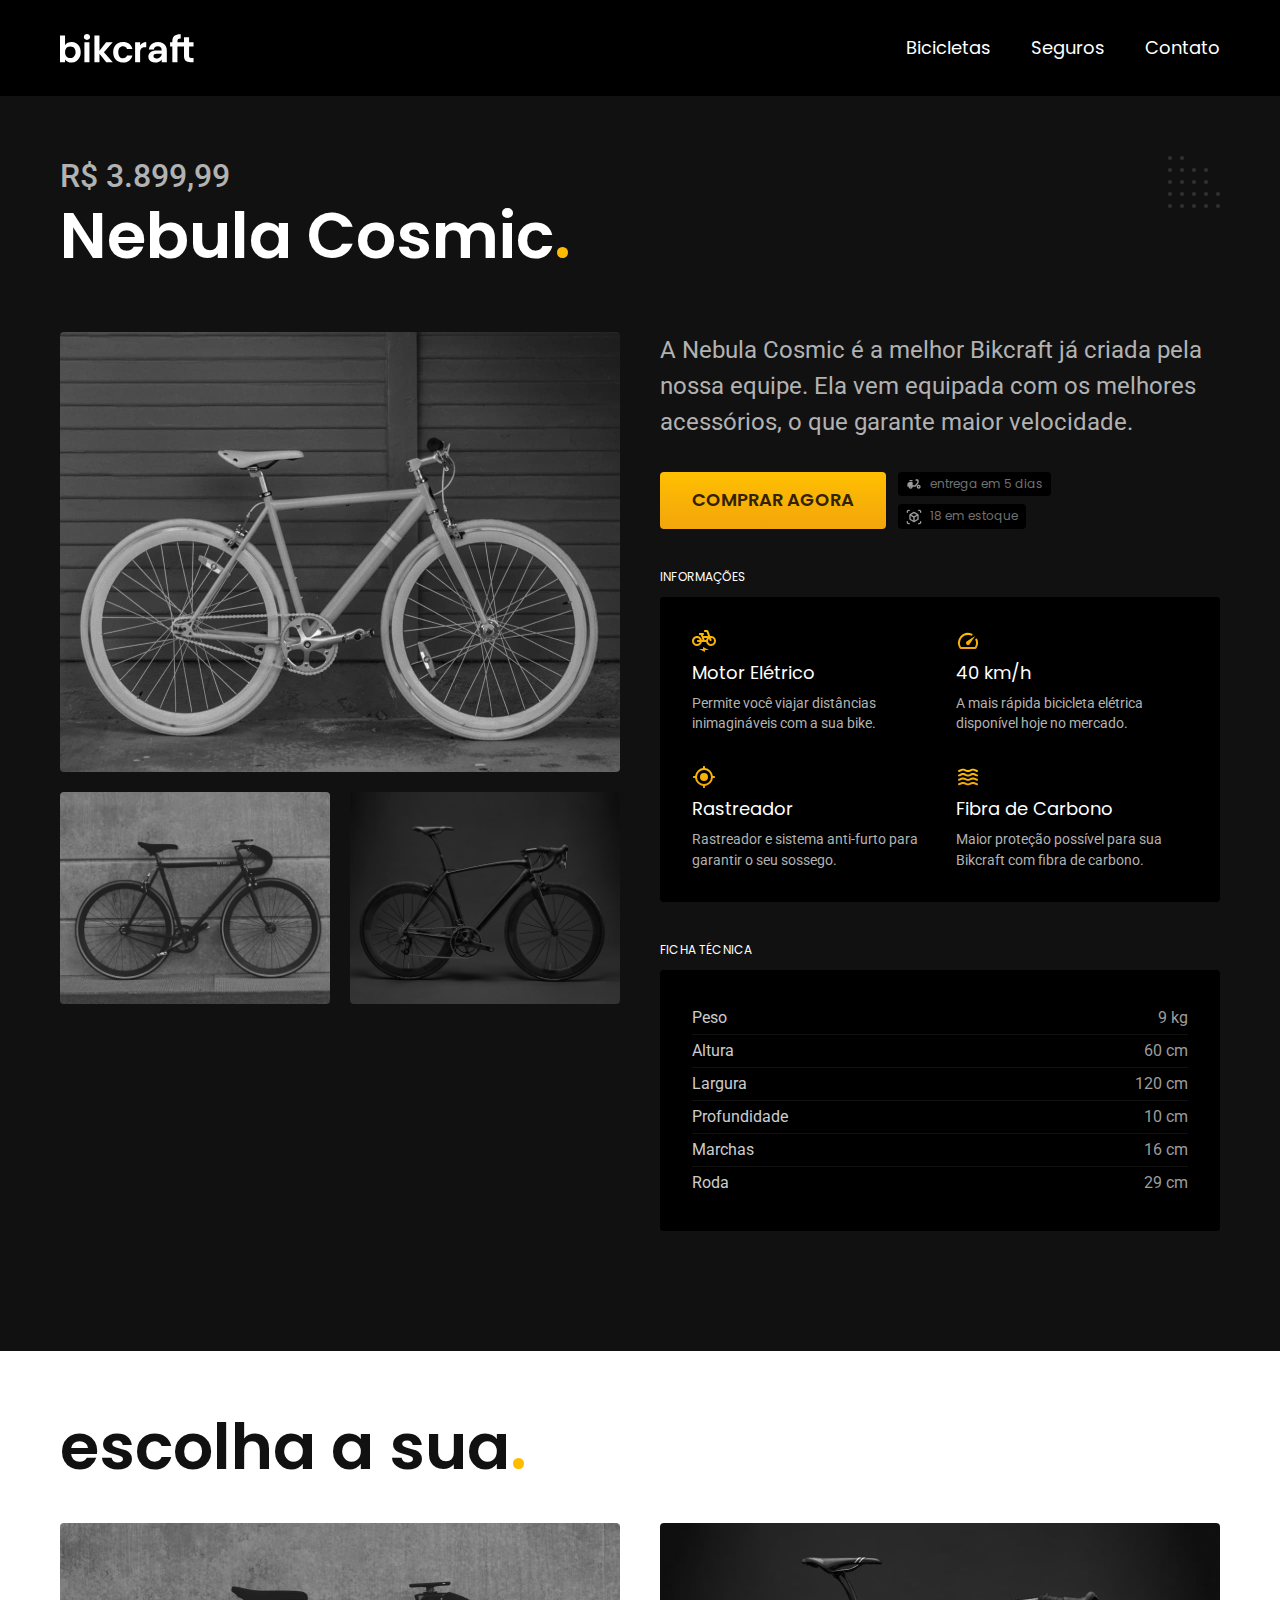
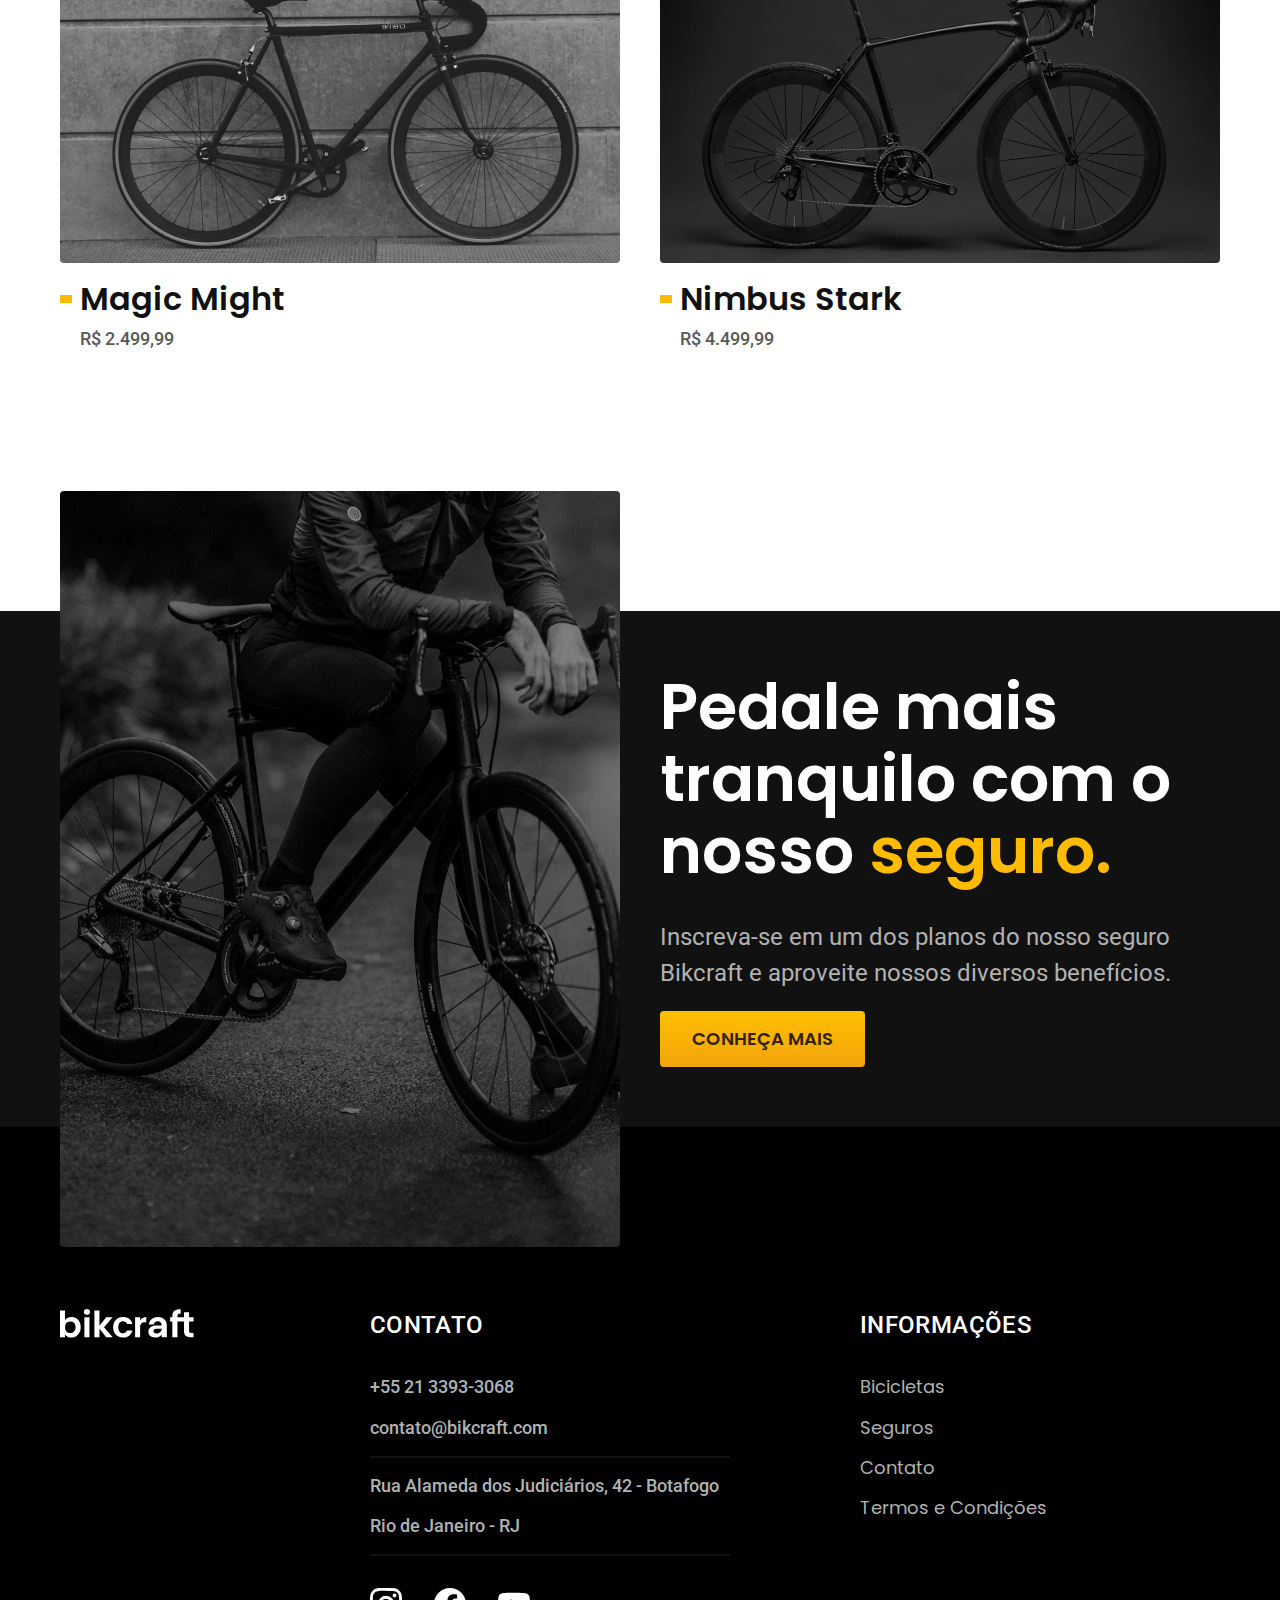
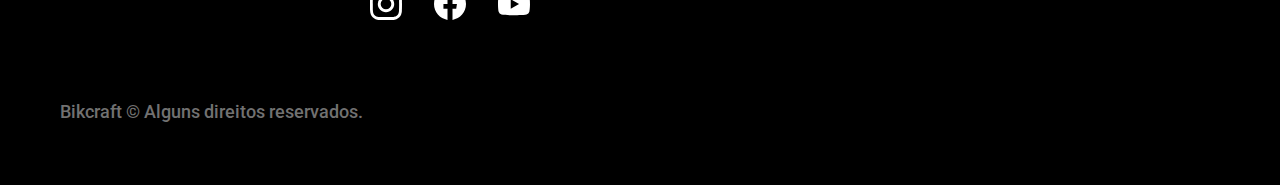
<file: bicicletas/nebula.html>
<!DOCTYPE html>
<html lang="pt-br">
<head>
  <meta charset="UTF-8">
  <meta http-equiv="X-UA-Compatible" content="IE=edge">
  <meta name="viewport" content="width=device-width, initial-scale=1.0">
  <meta name ="description" content="Nimbus">
    <link rel="stylesheet" href="../css/style.css">
    <link rel="preconnect" href="https://fonts.googleapis.com">
    <link rel="preconnect" href="https://fonts.gstatic.com" crossorigin>
    <link href="https://fonts.googleapis.com/css2?family=Baloo+2:wght@400;500;600;700&family=IBM+Plex+Mono:ital,wght@0,100;0,200;0,300;0,400;0,500;0,600;0,700;1,100;1,200;1,300;1,400;1,500;1,600;1,700&family=Poppins:wght@400;600&family=Roboto:wght@400;500&display=swap" rel="stylesheet">
    <link rel="preconnect" href="https://fonts.googleapis.com">
    <link rel="preconnect" href="https://fonts.gstatic.com" crossorigin>
    <link href="https://fonts.googleapis.com/css2?family=Baloo+2:wght@400;500;600;700&family=IBM+Plex+Mono:ital,wght@0,100;0,200;0,300;0,400;0,500;0,600;0,700;1,100;1,200;1,300;1,400;1,500;1,600;1,700&family=Merriweather:ital,wght@1,900&family=Poppins:wght@400;600&family=Roboto:ital@0;1&display=swap" rel="stylesheet">
  <title>Nebula | Bikcraft</title>
  <link rel="icon" href="../img/icones/favicon.png">
  <script>
    document.documentElement.classList.add('js');
  </script>
</head>
<body id="bicicleta">
  <header class="header-bg">
    <div class="header-container container">
      <a href="../">
        <img src="../img/bikcraft.svg" alt="Logomarca Bikcraft">
      </a>
      <!--Navegação primária do site-->
      <nav aria-label="primaria">
        <ul class="header-menu font-1-m cor-0">
          <li><a href="../bicicletas.html">Bicicletas</a></li>
          <li><a href="../seguros.html">Seguros</a></li>
          <li><a href="../contato.html">Contato</a></li>
        </ul>
      </nav>
    </div>
  </header>

  <main class="titulo-bg">
    <div>
      <div class="titulo container">
        <p class="font-2-xl cor-5">R$ 3.899,99</p>
        <h1 class="font-1-xxl cor-0">Nebula Cosmic<span class="cor-p1">.</span></h1>
      </div>
    </div>

    <div class="bicicleta container">
      <div class="bicicleta-imagens">
        <img src="../img/bicicleta/nimbus3.jpg" alt="Bicicleta Nimbus 1">
        <img src="../img/bicicleta/nimbus2.jpg" alt="Bicicleta Nimbus 2">
        <img src="../img/bicicleta/nimbus1.jpg" alt="Bicicleta Nimbus 3">
      </div>

      <div class="bicicleta-conteudo">
        <p class="font-2-l cor-5">
          A Nebula Cosmic é a melhor Bikcraft já criada pela nossa equipe. Ela vem equipada com os melhores acessórios, o que garante maior velocidade.
        </p>

        <div class="bicicleta-comprar">
          <a class="botao" href="../orcamento.html?tipo=bikcraft&produto=nebula">Comprar Agora</a>
          <span class="font-1-xs cor-6"><img src="../img/icones/entrega.svg" alt="">entrega em 5 dias</span>
          <span class="font-1-xs cor-6"><img src="../img/icones/estoque.svg" alt="">18 em estoque</span>
        </div>
        <h2 class="font-1-xs cor-0">Informações</h2>
        <ul class="bicicleta-informacoes">
          <li>
            <img src="../img/icones/eletrica.svg" alt="">
            <h3 class="font-1-m cor-0">Motor Elétrico</h3>
            <p class="font-2-xs cor-5">Permite você viajar distâncias inimagináveis com a sua bike.</p>
          </li>
          <li>
            <img src="../img/icones/velocidade.svg" alt="">
            <h3 class="font-1-m cor-0">40 km/h</h3>
            <p class="font-2-xs cor-5">A mais rápida bicicleta elétrica disponível hoje no mercado.</p>
          </li>
          <li>
            <img src="../img/icones/rastreador.svg" alt="">
            <h3 class="font-1-m cor-0">Rastreador</h3>
            <p class="font-2-xs cor-5">Rastreador e sistema anti-furto para garantir o seu sossego.</p>
          </li>
          <li>
            <img src="../img/icones/carbono.svg" alt="">
            <h3 class="font-1-m cor-0">Fibra de Carbono</h3>
            <p class="font-2-xs cor-5">Maior proteção possível para sua Bikcraft com fibra de carbono.</p>
          </li>
        </ul>

        <h2 class="font-1-xs cor-0">Ficha Técnica</h2>
        <ul class="bicicleta-ficha font-2-s cor-4">
          <li>Peso <span>9 kg</span></li>
          <li>Altura <span>60 cm</span></li>
          <li>Largura <span>120 cm</span></li>
          <li>Profundidade <span>10 cm</span></li>
          <li>Marchas <span>16 cm</span></li>
          <li>Roda <span>29 cm</span></li>
        </ul>
      </div>
    </div>
  </main>

  <article class="container bicicletas-lista">
    <h2 class="font-1-xxl">
      escolha a sua<span class="cor-p1">.</span>
    </h2>

    <ul>
      <li>
        <a href="./magic.html">
          <img src="../img/bicicletas/magic.jpg" alt="Bicicleta preta">
          <h3 class="font-1-xl">Magic Might</h3>
          <span class="font-2-m cor-8">R$ 2.499,99</span>
        </a>
      </li>

      <li>
        <a href="./nimbus.html">
          <img src="../img/bicicletas/nimbus.jpg" alt="Bicicleta branca">
          <h3 class="font-1-xl">Nimbus Stark</h3>
          <span class="font-2-m cor-8">R$ 4.499,99</span>
        </a>
      </li>
    </ul>
  </article>

  <article class="seguro-bg">
    <div class="seguro container">
      <div class="seguro-imagem">
        <img src="../img/fotos/seguros.jpg" alt="Pesssoa parada em cima de uma bicicleta">
      </div>

      <div class="seguro-conteudo">
        <h2 class="font-1-xxl cor-0">Pedale mais tranquilo com o nosso <span class="cor-p1">seguro.</span></h2>
        <p class="font-2-l cor-5">
          Inscreva-se em um dos planos do nosso seguro Bikcraft e aproveite nossos diversos benefícios.
        </p>
        <a class="botao" href="../seguros.html">Conheça Mais</a>
      </div>
    </div>
  </article>

  <footer class="footer-bg">
    <div class="footer container">
      <img src="../img/bikcraft.svg" alt="Bikcraft">
      <div class="footer-contato">
        <h3 class="font-2-l-b cor-0">Contato</h3>
        <ul class="font-2-m cor-5">
          <li><a href="tel:+552133933068">+55 21 3393-3068</a></li><!-- com o href assim pelo celular ao clicar no link direciona para ligar para o número-->
          <li><a href="mailto:contato@bikcraft.com">contato@bikcraft.com</a></li>
          <li>Rua Alameda dos Judiciários, 42 - Botafogo</li>
          <li>Rio de Janeiro - RJ</li>
        </ul>
        <div class="footer-redes">
          <a href="../">
            <img src="../img/redes/instagram.svg" class="img-icone" alt="Instagram">
          </a>

          <a href="../">
            <img src="../img/redes/facebook.svg" class="img-icone" alt="Facebook">
          </a>

          <a href="../">
            <img src="../img/redes/youtube.svg" class="img-icone" alt="Youtube">
          </a>
        </div>
      </div>

      <div class="footer-informacoes">
        <h3 class="font-2-l-b cor-0">Informações</h3>
        <nav>
          <ul class="font-1-m cor-5">
            <li><a href="../bicicletas.html">Bicicletas</a></li>
            <li><a href="../seguros.html">Seguros</a></li>
            <li><a href="../contato.html">Contato</a></li>
            <li><a href="../termos.html">Termos e Condições</a></li>
          </ul>
        </nav>
      </div>
      <p class="footer-copy font-2-m cor-6">Bikcraft © Alguns direitos reservados.</p>
    </div>
  </footer>
<script src="../js/script.js"></script>
  </body>
</html>
</file>
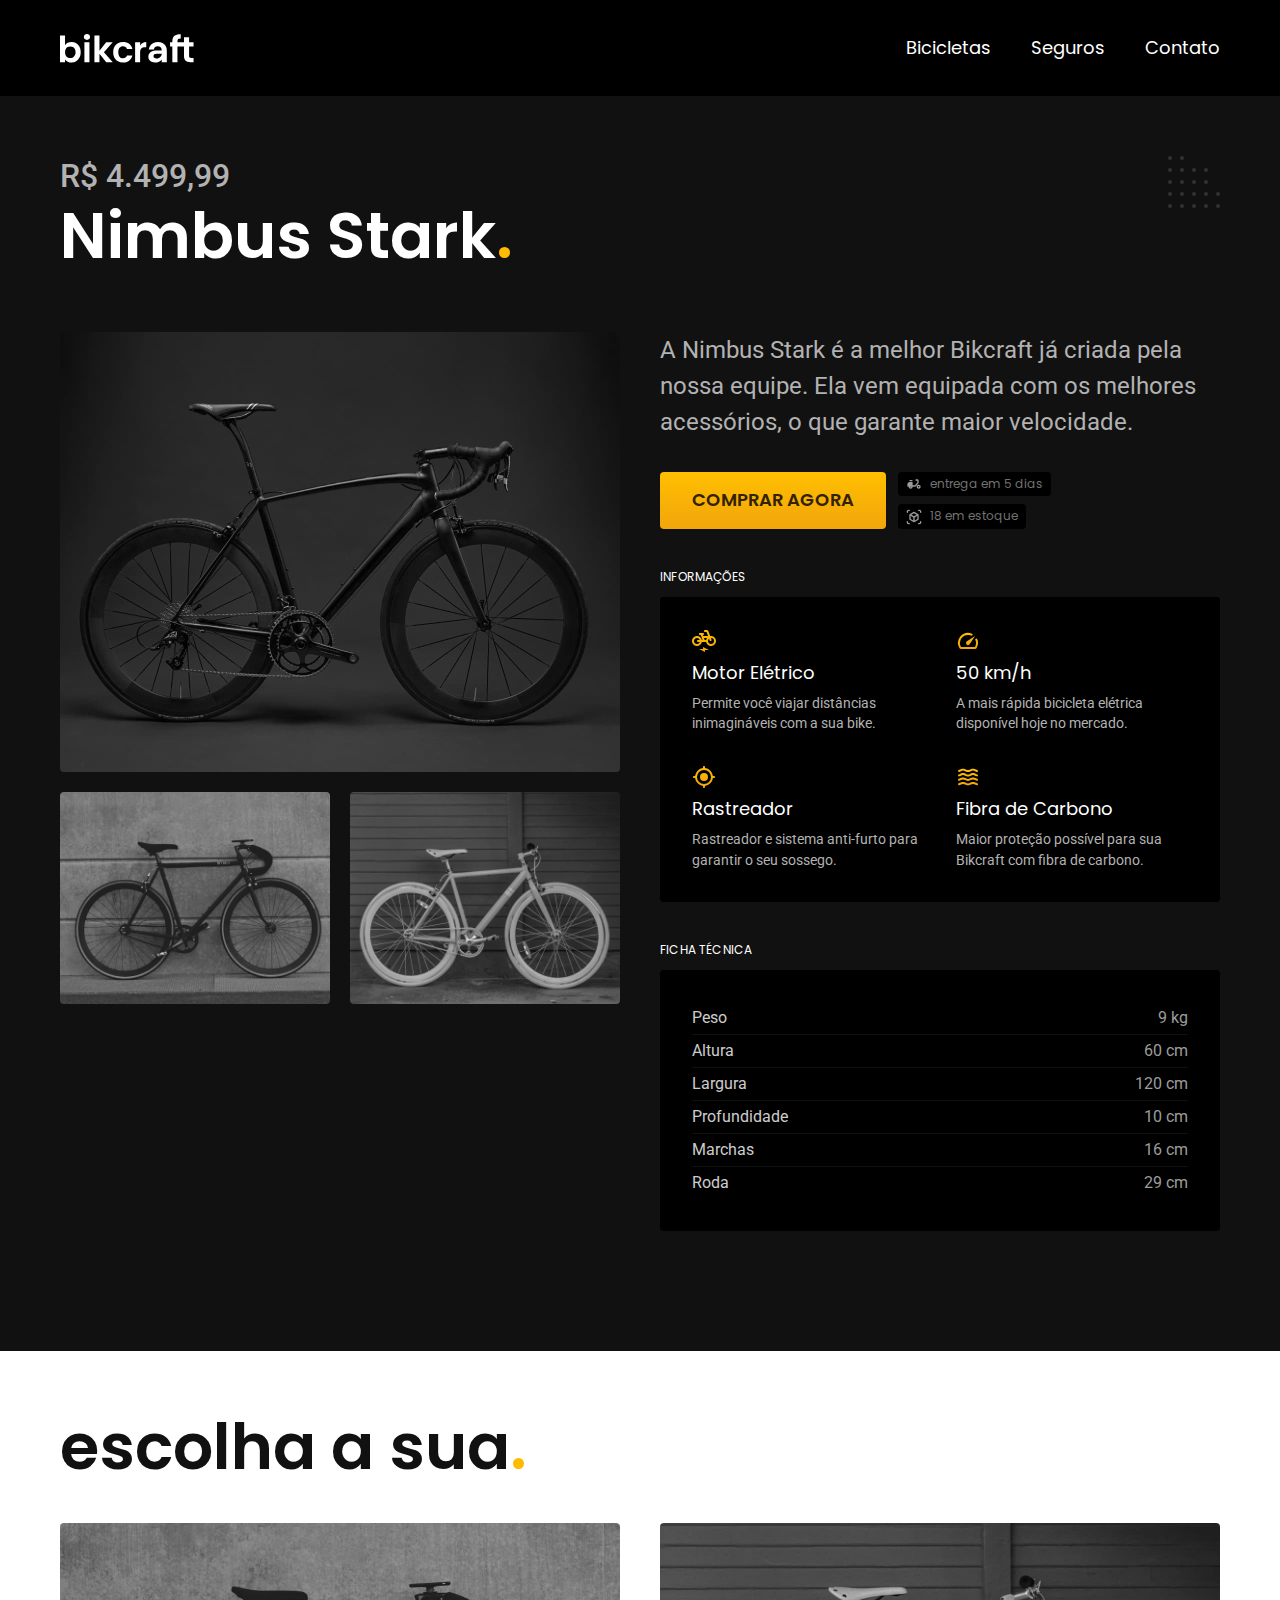
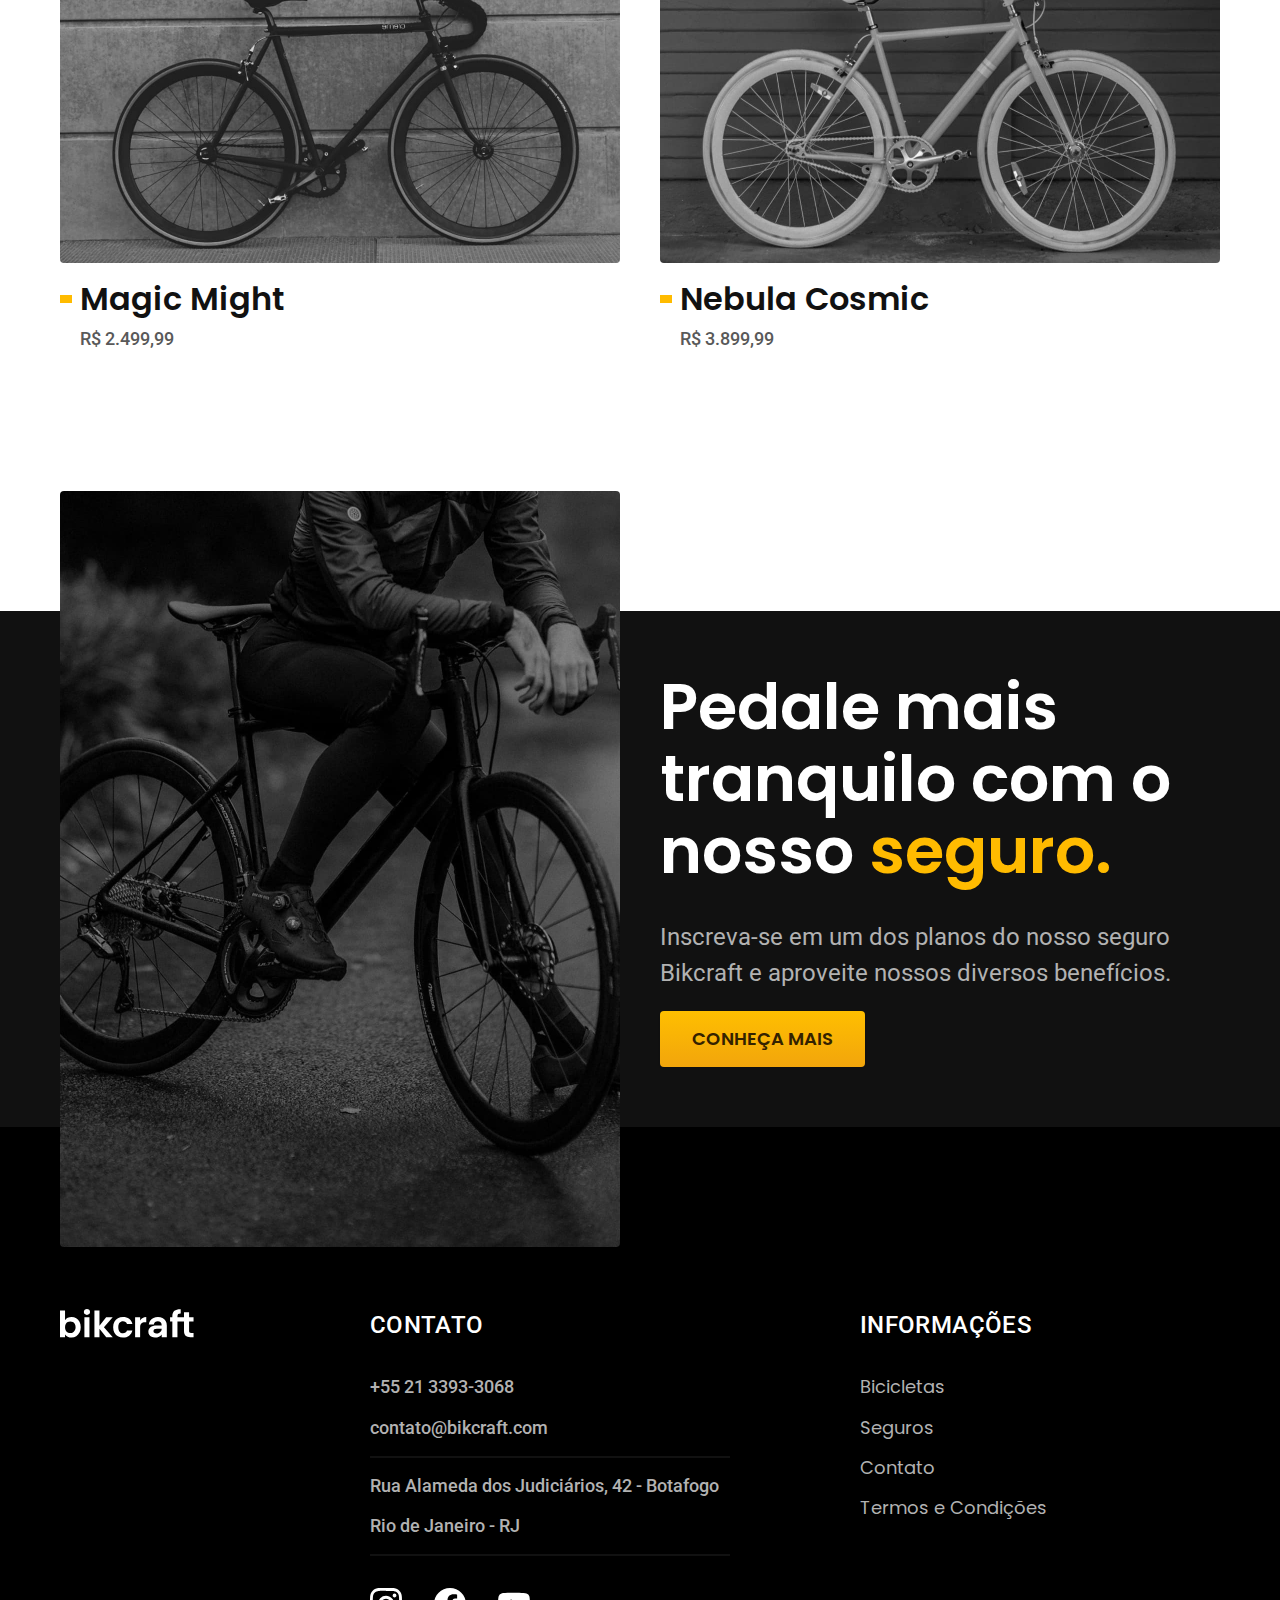
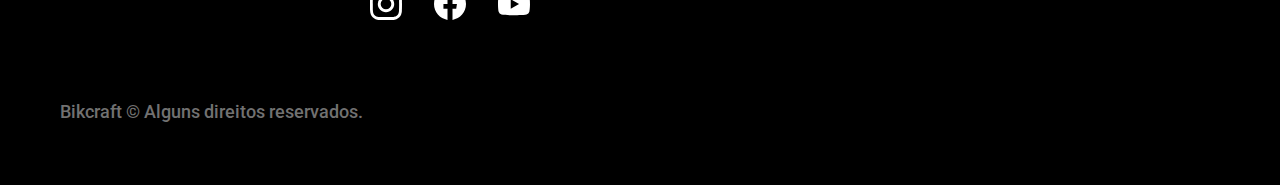
<file: bicicletas/nimbus.html>
<!DOCTYPE html>
<html lang="pt-br">
<head>
  <meta charset="UTF-8">
  <meta http-equiv="X-UA-Compatible" content="IE=edge">
  <meta name="viewport" content="width=device-width, initial-scale=1.0">
  <meta name ="description" content="Nimbus">
    <link rel="stylesheet" href="../css/style.css">
    <link rel="preconnect" href="https://fonts.googleapis.com">
    <link rel="preconnect" href="https://fonts.gstatic.com" crossorigin>
    <link href="https://fonts.googleapis.com/css2?family=Baloo+2:wght@400;500;600;700&family=IBM+Plex+Mono:ital,wght@0,100;0,200;0,300;0,400;0,500;0,600;0,700;1,100;1,200;1,300;1,400;1,500;1,600;1,700&family=Poppins:wght@400;600&family=Roboto:wght@400;500&display=swap" rel="stylesheet">
    <link rel="preconnect" href="https://fonts.googleapis.com">
    <link rel="preconnect" href="https://fonts.gstatic.com" crossorigin>
    <link href="https://fonts.googleapis.com/css2?family=Baloo+2:wght@400;500;600;700&family=IBM+Plex+Mono:ital,wght@0,100;0,200;0,300;0,400;0,500;0,600;0,700;1,100;1,200;1,300;1,400;1,500;1,600;1,700&family=Merriweather:ital,wght@1,900&family=Poppins:wght@400;600&family=Roboto:ital@0;1&display=swap" rel="stylesheet">
  <title>Nimbus | Bikcraft</title>
  <link rel="icon" href="../img/icones/favicon.png">
  <script>
    document.documentElement.classList.add('js');
  </script>
</head>
<body id="bicicleta">
  <header class="header-bg">
    <div class="header-container container">
      <a href="../">
        <img src="../img/bikcraft.svg" alt="Logomarca Bikcraft">
      </a>
      <!--Navegação primária do site-->
      <nav aria-label="primaria">
        <ul class="header-menu font-1-m cor-0">
          <li><a href="../bicicletas.html">Bicicletas</a></li>
          <li><a href="../seguros.html">Seguros</a></li>
          <li><a href="../contato.html">Contato</a></li>
        </ul>
      </nav>
    </div>
  </header>

  <main class="titulo-bg">
    <div>
      <div class="titulo container">
        <p class="font-2-xl cor-5">R$ 4.499,99</p>
        <h1 class="font-1-xxl cor-0">Nimbus Stark<span class="cor-p1">.</span></h1>
      </div>
    </div>

    <div class="bicicleta container">
      <div class="bicicleta-imagens">
        <img src="../img/bicicleta/nimbus1.jpg" alt="Bicicleta Nimbus 1">
        <img src="../img/bicicleta/nimbus2.jpg" alt="Bicicleta Nimbus 2">
        <img src="../img/bicicleta/nimbus3.jpg" alt="Bicicleta Nimbus 3">
      </div>

      <div class="bicicleta-conteudo">
        <p class="font-2-l cor-5">
          A Nimbus Stark é a melhor Bikcraft já criada pela nossa equipe. Ela vem equipada com os melhores acessórios, o que garante maior velocidade.
        </p>

        <div class="bicicleta-comprar">
          <a class="botao" href="../orcamento.html?tipo=bikcraft&produto=nimbus">Comprar Agora</a>
          <span class="font-1-xs cor-6"><img src="../img/icones/entrega.svg" alt="">entrega em 5 dias</span>
          <span class="font-1-xs cor-6"><img src="../img/icones/estoque.svg" alt="">18 em estoque</span>
        </div>
        <h2 class="font-1-xs cor-0">Informações</h2>
        <ul class="bicicleta-informacoes">
          <li>
            <img src="../img/icones/eletrica.svg" alt="">
            <h3 class="font-1-m cor-0">Motor Elétrico</h3>
            <p class="font-2-xs cor-5">Permite você viajar distâncias inimagináveis com a sua bike.</p>
          </li>
          <li>
            <img src="../img/icones/velocidade.svg" alt="">
            <h3 class="font-1-m cor-0">50 km/h</h3>
            <p class="font-2-xs cor-5">A mais rápida bicicleta elétrica disponível hoje no mercado.</p>
          </li>
          <li>
            <img src="../img/icones/rastreador.svg" alt="">
            <h3 class="font-1-m cor-0">Rastreador</h3>
            <p class="font-2-xs cor-5">Rastreador e sistema anti-furto para garantir o seu sossego.</p>
          </li>
          <li>
            <img src="../img/icones/carbono.svg" alt="">
            <h3 class="font-1-m cor-0">Fibra de Carbono</h3>
            <p class="font-2-xs cor-5">Maior proteção possível para sua Bikcraft com fibra de carbono.</p>
          </li>
        </ul>

        <h2 class="font-1-xs cor-0">Ficha Técnica</h2>
        <ul class="bicicleta-ficha font-2-s cor-4">
          <li>Peso <span>9 kg</span></li>
          <li>Altura <span>60 cm</span></li>
          <li>Largura <span>120 cm</span></li>
          <li>Profundidade <span>10 cm</span></li>
          <li>Marchas <span>16 cm</span></li>
          <li>Roda <span>29 cm</span></li>
        </ul>
      </div>
    </div>
  </main>

  <article class="container bicicletas-lista">
    <h2 class="font-1-xxl">
      escolha a sua<span class="cor-p1">.</span>
    </h2>

    <ul>
      <li>
        <a href="./magic.html">
          <img src="../img/bicicletas/magic.jpg" alt="Bicicleta preta">
          <h3 class="font-1-xl">Magic Might</h3>
          <span class="font-2-m cor-8">R$ 2.499,99</span>
        </a>
      </li>

      <li>
        <a href="./nebula.html">
          <img src="../img/bicicletas/nebula.jpg" alt="Bicicleta branca">
          <h3 class="font-1-xl">Nebula Cosmic</h3>
          <span class="font-2-m cor-8">R$ 3.899,99</span>
        </a>
      </li>
    </ul>
  </article>

  <article class="seguro-bg">
    <div class="seguro container">
      <div class="seguro-imagem">
        <img src="../img/fotos/seguros.jpg" alt="Pesssoa parada em cima de uma bicicleta">
      </div>

      <div class="seguro-conteudo">
        <h2 class="font-1-xxl cor-0">Pedale mais tranquilo com o nosso <span class="cor-p1">seguro.</span></h2>
        <p class="font-2-l cor-5">
          Inscreva-se em um dos planos do nosso seguro Bikcraft e aproveite nossos diversos benefícios.
        </p>
        <a class="botao" href="../seguros.html">Conheça Mais</a>
      </div>
    </div>
  </article>

  <footer class="footer-bg">
    <div class="footer container">
      <img src="../img/bikcraft.svg" alt="Bikcraft">
      <div class="footer-contato">
        <h3 class="font-2-l-b cor-0">Contato</h3>
        <ul class="font-2-m cor-5">
          <li><a href="tel:+552133933068">+55 21 3393-3068</a></li><!-- com o href assim pelo celular ao clicar no link direciona para ligar para o número-->
          <li><a href="mailto:contato@bikcraft.com">contato@bikcraft.com</a></li>
          <li>Rua Alameda dos Judiciários, 42 - Botafogo</li>
          <li>Rio de Janeiro - RJ</li>
        </ul>
        <div class="footer-redes">
          <a href="../">
            <img src="../img/redes/instagram.svg" class="img-icone" alt="Instagram">
          </a>

          <a href="../">
            <img src="../img/redes/facebook.svg" class="img-icone" alt="Facebook">
          </a>

          <a href="../">
            <img src="../img/redes/youtube.svg" class="img-icone" alt="Youtube">
          </a>
        </div>
      </div>

      <div class="footer-informacoes">
        <h3 class="font-2-l-b cor-0">Informações</h3>
        <nav>
          <ul class="font-1-m cor-5">
            <li><a href="../bicicletas.html">Bicicletas</a></li>
            <li><a href="../seguros.html">Seguros</a></li>
            <li><a href="../contato.html">Contato</a></li>
            <li><a href="../termos.html">Termos e Condições</a></li>
          </ul>
        </nav>
      </div>
      <p class="footer-copy font-2-m cor-6">Bikcraft © Alguns direitos reservados.</p>
    </div>
  </footer>
<script src="../js/script.js"></script>
  </body>
</html>
</file>
<file: css/style.css>
/*Importando tudo diretamente no style*/
@import"../css/global/header.css";
@import"../css/global/footer.css";
@import"../css/global/global.css";
@import"../css/utilidades/tipografia.css";
@import"../css/utilidades/cores.css";

@import"./utilidades/animacao.css";


/*Utilidades*/
@import"../css/utilidades/componentes.css";

/*Bicicletas*/
@import"../css/bicicletas/bicicletas-lista.css";
@import"../css/bicicletas/bicicletas.css";

/*Bicicleta*/
@import"../bicicleta/bicicleta.css";
@import"../bicicleta/seguro.css";

/*Página home*/
@import"../css/home/introducao.css";
@import"../css/home/tecnologia.css";
@import"../css/home/parceiros.css";
@import"../css/home/depoimento.css";

/*Seguros*/
@import"../css/seguros/seguros.css";
@import"../css/seguros/vantagens.css";
@import"../css/seguros/perguntas.css";

/*Contato*/
@import"../css/contato/contato.css";
@import"../css/contato/lojas.css";
@import"../css/contato/formulario.css";

/*Orçamento*/
@import"../css/orcamento/orcamento.css";


/*Termos*/
@import"../css/termos/termos.css";
</file>
